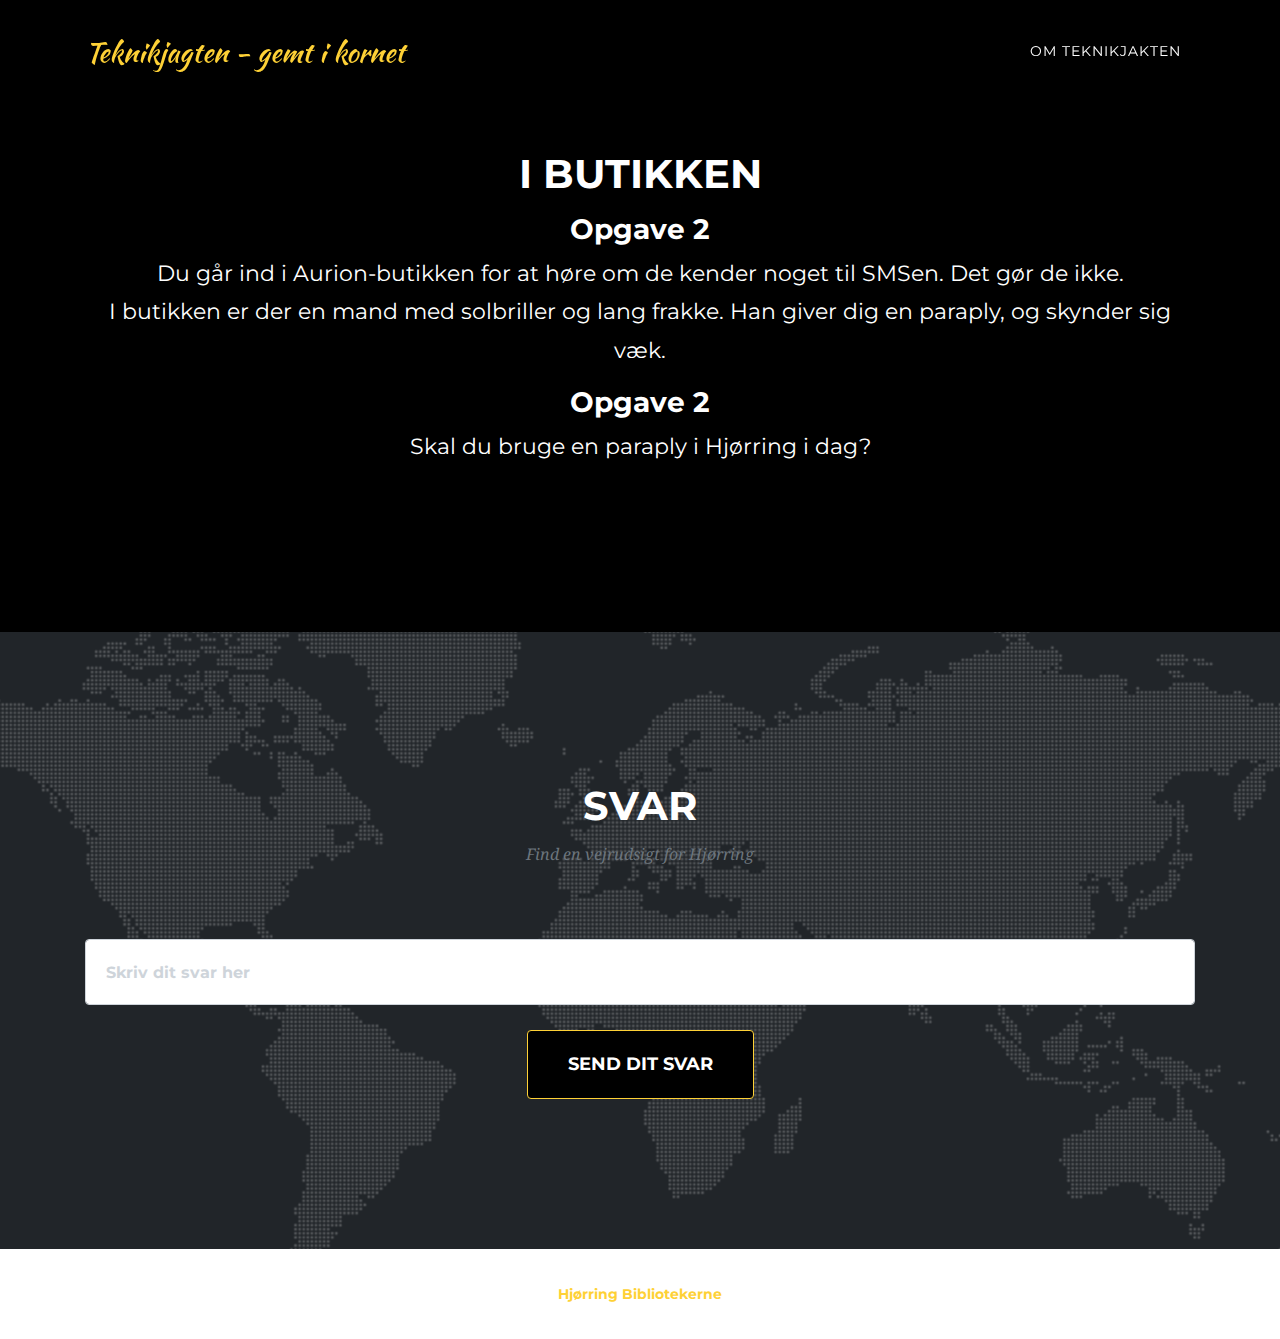
<file: 2.html>
<!--
SKAPA EN EGEN MALLSIDA FÖR UPPDRAG
==========================================================
Nu blir det lite repetition. Den sida hu hintills arbetet med 
introducerade jakten och hade därför lite speciellt innehåll.

Målet med den sida du arbetar med just nu är att skapa en
mall som du sedan kan kopiera till så många uppdrag du behöver.
Du behöver sedan ändra ett saker på varje sida.

1. Beskrivningen av uppdraget.
2. Uppgiftens nummer
3. Vad det rätta svaret är
4. Vilken sida som skall laddas om man svarar rätt.
-->

<!DOCTYPE html>
<html lang="sv">
  <head>
    <meta http-equiv="Content-Type" content="text/html; charset=UTF-8">
    <meta name="viewport" content="width=device-width, initial-scale=1, shrink-to-fit=no">
    <meta name="description" content="">
    <meta name="author" content="">

  <!--
  # Genom att ändra denna informationen nedan kan du ge jakten ett eget namn
  # EX: <title>Ett helt eget namn</title>
  # Informationen visas inte någonstans på webbsidan utan ändrar det namn som 
  # webbsidans flik/tabb har då du du surfar till sidan.
  # 
  -->
    <title>Hjørring Bibliotekerne - Teknikjagten</title>

  <!--Filer som berättar hur sidan skall se ut laddas in. Här behöver vi inte ändra något-->
  
    <link href="vendor/bootstrap/css/bootstrap.min.css" rel="stylesheet">
    <link href="vendor/fontawesome-free/css/all.min.css" rel="stylesheet" type="text/css">
    <link href="https://fonts.googleapis.com/css?family=Montserrat:400,700" rel="stylesheet" type="text/css">
    <link href='https://fonts.googleapis.com/css?family=Kaushan+Script' rel='stylesheet' type='text/css'>
    <link href='https://fonts.googleapis.com/css?family=Droid+Serif:400,700,400italic,700italic' rel='stylesheet' type='text/css'>
    <link href='https://fonts.googleapis.com/css?family=Roboto+Slab:400,100,300,700' rel='stylesheet' type='text/css'>
    <link href="css/agency.min.css" rel="stylesheet">
    <link href="css/style.css" rel="stylesheet">
  </head>


  <body id="page-top">
  <!-- Denna del av koden berättar vad menyn skall innehålla -->
    <nav class="navbar navbar-expand-lg navbar-dark fixed-top" id="mainNav">
      <div class="container">
        <a class="navbar-brand js-scroll-trigger" href="#page-top">
          Teknikjagten - gemt i kornet</a>

        <button class="navbar-toggler navbar-toggler-right" type="button" data-toggle="collapse" data-target="#navbarResponsive" aria-controls="navbarResponsive" aria-expanded="false" aria-label="Toggle navigation">
          Menu
          <i class="fas fa-bars"></i>
        </button>
        <div class="collapse navbar-collapse" id="navbarResponsive">
          <ul class="navbar-nav text-uppercase ml-auto">
            <li class="nav-item">
              <a class="nav-link js-scroll-trigger" href="./om.html">Om teknikjakten</a>
            </li> 

          </ul>
        </div>
      </div>
    </nav>

    <!--SLUT PÅ DELEN SOM BESKRIVER MENYN LÄNGST UPP-->

    <!-- DELEN SOM BESKRIVER FÖRSTA UPPDRAGET STARTAR -->
    <section id="services">
      <div class="container">
        <div class="row">
          <div class="col-lg-12 text-center">
            <!--Sidans största rubrik-->
            <h2 class="section-heading text-uppercase">I butikken</h2>

            <!--Bakgrunds information-->
            <h3>Opgave 2</h3>

            <!--Eventuellt återkoppling gällande det tidigare uppdraget-->
            <p> 
              Du går ind i Aurion-butikken for at høre om de kender noget til SMSen. Det gør de ikke.<br />
              I butikken er der en mand med solbriller og lang frakke. Han giver dig en paraply, og skynder sig væk.
              
            </p>

            <!--Uppgiftens nummer-->
            <h3>Opgave 2</h3>
            <!--Vilket är uppdraget?-->
            <p>
             Skal du bruge en paraply i Hjørring i dag?

            <!--Ibland kanske du vill lägga till en bild i beskrivningen.
            I så fall läger du in bilden i katalogen img.
            Du lägger sedan in följande kod för att berätta att en bild skall visas.
            Men ersätter bildensnamn med det namn din bild och det filformat din bild har.

            EX:
            <img src="./img/bildensnamn.filformat">
            T.ex: <img src="./img/coolbild.jpeg">
            -->
            </p>
          </div>
        </div>
      </div>
    </section>

 
<!-- DELEN DÄR MAN MATAR IN SITT SVAR STARTAR -->
    <section id="contact">
      <div class="container">
        <div class="row">
          <div class="col-lg-12 text-center">
            <h2 class="section-heading text-uppercase">Svar</h2>
            <h3 class="section-subheading text-muted">Find en vejrudsigt for Hjørring</h3>
          </div>
        </div>
        <div class="row">
          <div class="col-lg-12">

      <!--VILKEN SIDA SKALL LADDAS OM MAN SKRIVIT IN RÄTT SVAR
      Du behöver här berätta vilken sida som skall laddas om man löser uppdraget.
      Just nu är det sidan som heter 2.html som skall laddas.
      Om vi istället skulle arbeta med uppdrag 2 just så och ändra i filen 2.html skulle vi då alltså
      istället låta det stå 3.html eftersom det då är den sidan som borde laddas.
      Om detta är sista uppdraget i din jakt skriver du in klar.html

      Vi kan fortsätta på detta viset och lägga till nya sidor tills dess att vi skapat
      så många uppdrag vi vill.
      -->
            <form id="contactForm" name="sentMessage" novalidate="novalidate" 
            action="./3.html" 
            onsubmit="return validateForm()" autocomplete="off">
              <div class="row">
                <div class="col-md-12">
                  <div class="form-group">
                    <input class="form-control" id="answer" type="text" placeholder="Skriv dit svar her" required="required" data-validation-required-message="Rutan får inte vara tom">
                    <p class="help-block text-danger"></p>
                  </div>
                  
                <div class="col-lg-12 text-center">
                  <div id="success"></div>
                  <button id="sendMessageButton" class="btn btn-primary btn-xl text-uppercase" type="submit">Send dit svar</button>
                </div>
              </div>
            
          </div></form>
        </div>
      </div>
    </div></section>

    <!-- DENNA DEL BESKRIVER INFORMATIONEN SOM VISAS LÄNGST NER PÅ SIDAN -->
    <footer>
      <div class="container">
        <div class="row">
          <div class="col-md-12">
            <span class="copyright">
              <a href="http://www.hjbib.dk" style="font-weight: bold">
                  Hjørring Bibliotekerne
              </a>
            </span>
          </div>
          
        </div>
      </div>
    </footer>

    <!-- Filer som denna mall använder läses in -->
    <script src="vendor/jquery/jquery.min.js"></script>
    <script src="vendor/bootstrap/js/bootstrap.bundle.min.js"></script>
    <script src="vendor/jquery-easing/jquery.easing.min.js"></script>
    <script src="js/agency.min.js"></script>
    <script src="js/agency.min.js"></script>

    <!--I DENNA DEL BERÄTTAR DU VAD SOM ÄR RÄTT SVAR-->
    <script>
    function validateForm() {

      //Det använder skriver i rutan hämtas in och sparas i en variabel som heter answer.
      var answer = document.forms["contactForm"]["answer"].value.toLowerCase();
      
      /*Genom att ändra det som står mellan dessa tecken "" kan du välja vad som är rätt svar 
      Viktigt! Skriv svaret med små bokstäver.

      EX: if (answer == "mittsvar")

      Om man nu skriver in mittsvar i rutan kommer man vidare.
      
      Finns det fler än ett rätt svar? 

      Genom att lägga till följande tecken || (markera texten och kopiera 
      eller tryck alt-gr samtidigt som du trycker på tangenten till höger om shift)
      så kan du lägga till fler alternativ som är rätt.

      EX: Med två räta svar

       if (answer == "svar1" || answer == "svar2" )
      
      EX: Med tre rätta svar

      if (answer == "svar1" || answer == "svar2" || answer == "svar3" )

      */

      if (answer == "ja" || answer == "Ja" || answer == "JA" || answer == "nej" || answer == "Nej" || answer == "NEJ") {
          return true;
      }else{
        document.getElementById("answer").value ="";
        document.getElementById("answer").setAttribute("placeholder","Det er desværre forkert, prøv igen!");
        return false;
      }
    }
  </script>

  <!--GRATTIS Du har nu gjort uppdrag nummer två!
  Du har nu skapat en mall för en uppdragssida att utgå från.
  Vill du t.ex. skapa en teknikjakt med kan du kopiera 
  dokument och döpa kopian till 3.html. Du kan sedan upprepa samma tillvägagångssätt
  fler gånger och du vill skapa en jakt med fler uppdrag.

  3.html

  Du går sedan igenom dessa kopior på samma vis som detta dokument.


  Så avslutar du jakten.

  Du avslutar jakten genom att säga att man skall hamna på sidan
  klar.html om man skriver in rätt svar.

  EX: 
            action="./klar.html" 

  Du hittar fler instruktioner här ovan under delen som heter
  VILKEN SIDA SKALL LADDAS OM SKRIVIT IN RÄTT SVAR
  -->
</body>
</html>
</file>
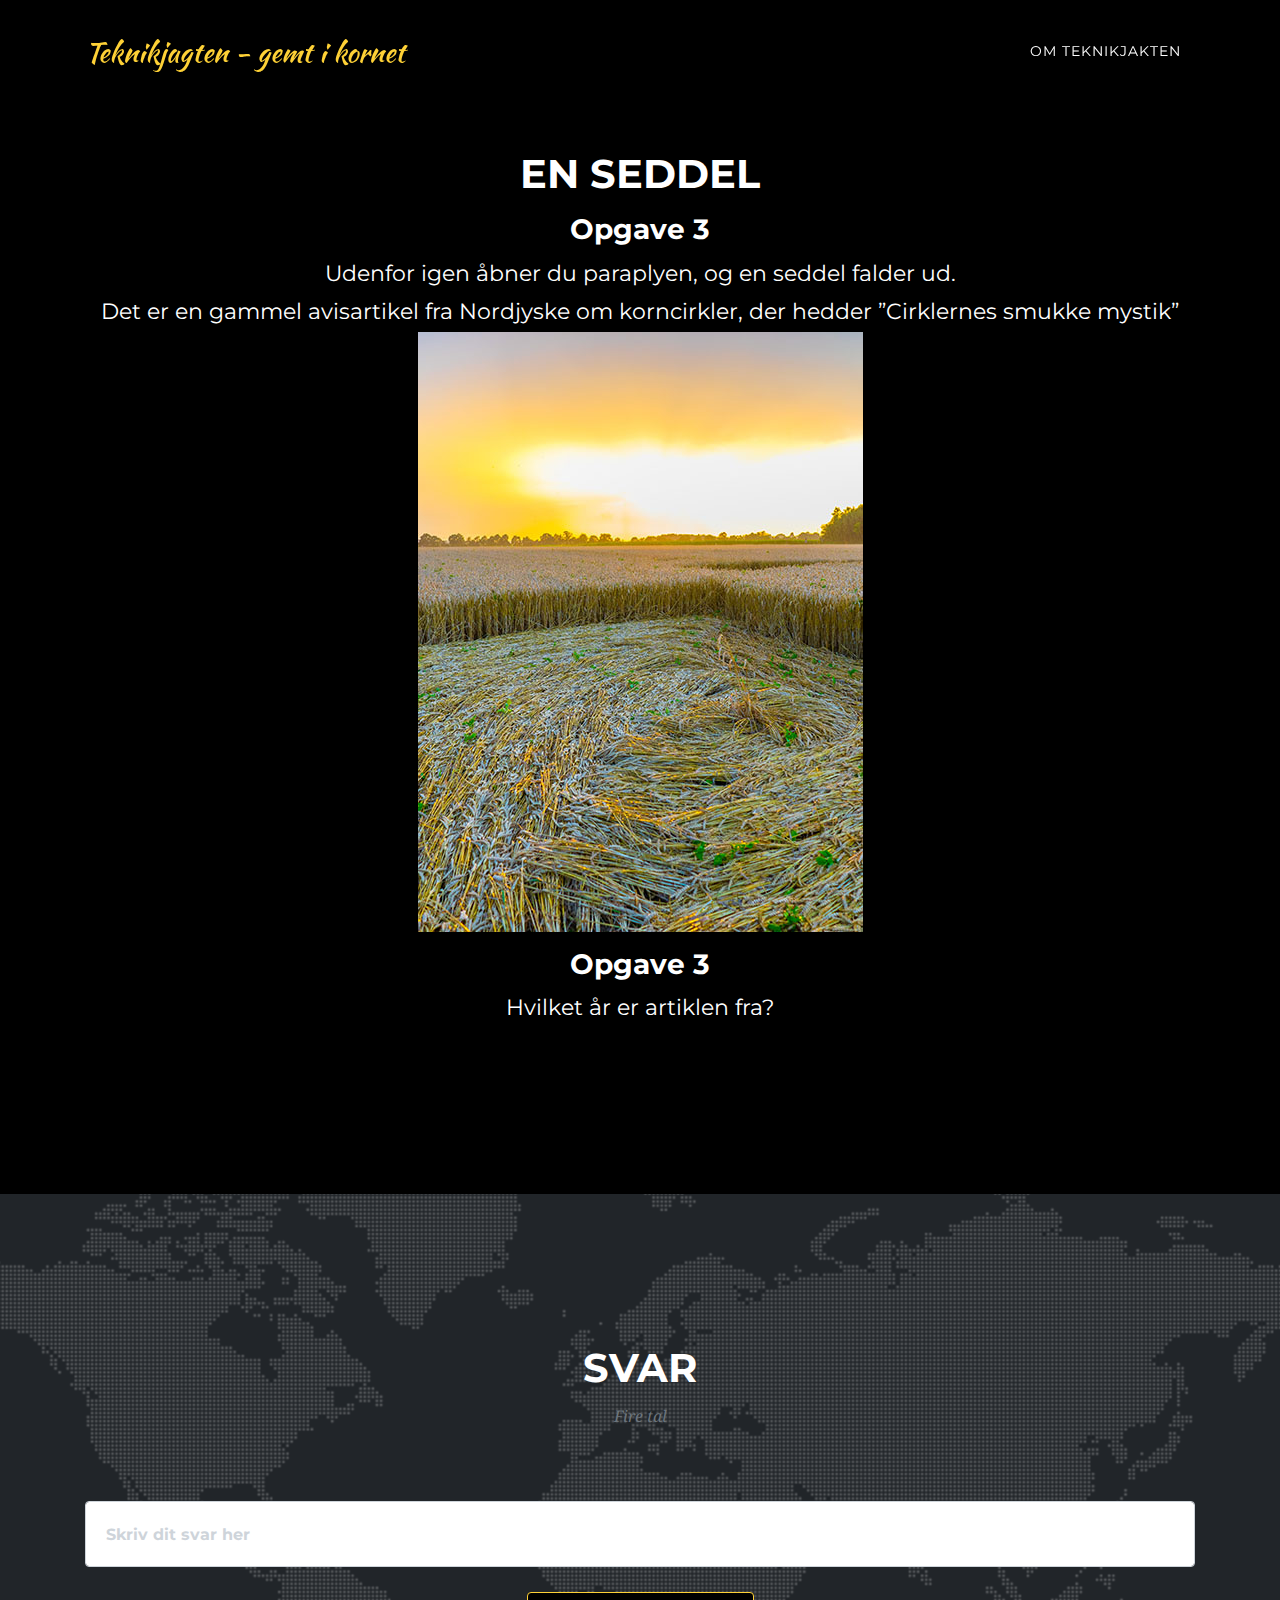
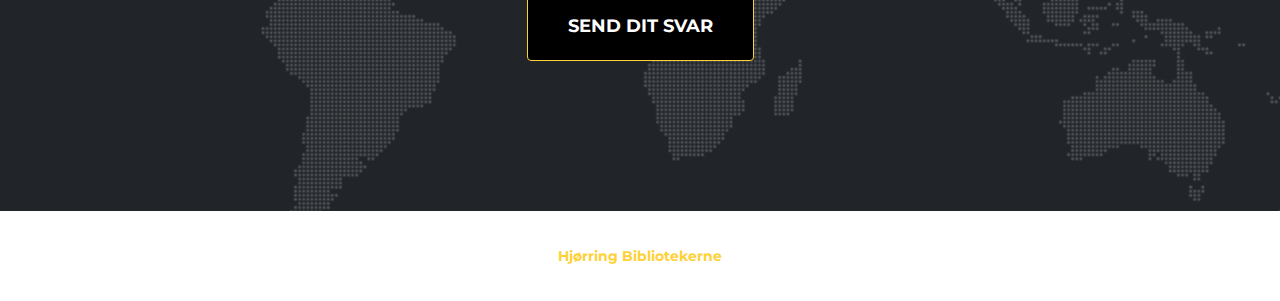
<file: 3.html>
<!--
SKAPA EN EGEN MALLSIDA FÖR UPPDRAG
==========================================================
Nu blir det lite repetition. Den sida hu hintills arbetet med 
introducerade jakten och hade därför lite speciellt innehåll.

Målet med den sida du arbetar med just nu är att skapa en
mall som du sedan kan kopiera till så många uppdrag du behöver.
Du behöver sedan ändra ett saker på varje sida.

1. Beskrivningen av uppdraget.
2. Uppgiftens nummer
3. Vad det rätta svaret är
4. Vilken sida som skall laddas om man svarar rätt.
-->

<!DOCTYPE html>
<html lang="sv">
  <head>
    <meta http-equiv="Content-Type" content="text/html; charset=UTF-8">
    <meta name="viewport" content="width=device-width, initial-scale=1, shrink-to-fit=no">
    <meta name="description" content="">
    <meta name="author" content="">

  <!--
  # Genom att ändra denna informationen nedan kan du ge jakten ett eget namn
  # EX: <title>Ett helt eget namn</title>
  # Informationen visas inte någonstans på webbsidan utan ändrar det namn som 
  # webbsidans flik/tabb har då du du surfar till sidan.
  # 
  -->
    <title>Hjørring Bibliotekerne - Teknikjagten</title>

  <!--Filer som berättar hur sidan skall se ut laddas in. Här behöver vi inte ändra något-->
  
    <link href="vendor/bootstrap/css/bootstrap.min.css" rel="stylesheet">
    <link href="vendor/fontawesome-free/css/all.min.css" rel="stylesheet" type="text/css">
    <link href="https://fonts.googleapis.com/css?family=Montserrat:400,700" rel="stylesheet" type="text/css">
    <link href='https://fonts.googleapis.com/css?family=Kaushan+Script' rel='stylesheet' type='text/css'>
    <link href='https://fonts.googleapis.com/css?family=Droid+Serif:400,700,400italic,700italic' rel='stylesheet' type='text/css'>
    <link href='https://fonts.googleapis.com/css?family=Roboto+Slab:400,100,300,700' rel='stylesheet' type='text/css'>
    <link href="css/agency.min.css" rel="stylesheet">
    <link href="css/style.css" rel="stylesheet">
  </head>


  <body id="page-top">
  <!-- Denna del av koden berättar vad menyn skall innehålla -->
    <nav class="navbar navbar-expand-lg navbar-dark fixed-top" id="mainNav">
      <div class="container">
        <a class="navbar-brand js-scroll-trigger" href="#page-top">
          Teknikjagten - gemt i kornet</a>

        <button class="navbar-toggler navbar-toggler-right" type="button" data-toggle="collapse" data-target="#navbarResponsive" aria-controls="navbarResponsive" aria-expanded="false" aria-label="Toggle navigation">
          Menu
          <i class="fas fa-bars"></i>
        </button>
        <div class="collapse navbar-collapse" id="navbarResponsive">
          <ul class="navbar-nav text-uppercase ml-auto">
            <li class="nav-item">
              <a class="nav-link js-scroll-trigger" href="./om.html">Om teknikjakten</a>
            </li> 

          </ul>
        </div>
      </div>
    </nav>

    <!--SLUT PÅ DELEN SOM BESKRIVER MENYN LÄNGST UPP-->

    <!-- DELEN SOM BESKRIVER FÖRSTA UPPDRAGET STARTAR -->
    <section id="services">
      <div class="container">
        <div class="row">
          <div class="col-lg-12 text-center">
            <!--Sidans största rubrik-->
            <h2 class="section-heading text-uppercase">En seddel</h2>

            <!--Bakgrunds information-->
            <h3>Opgave 3</h3>

            <!--Eventuellt återkoppling gällande det tidigare uppdraget-->
            <p> 
              Udenfor igen åbner du paraplyen, og en seddel falder ud.<br />
              Det er en gammel avisartikel fra Nordjyske om korncirkler, der hedder ”Cirklernes smukke mystik”<br />
              <img src="./img/mark.jpg">                          
            </p>

            <!--Uppgiftens nummer-->
            <h3>Opgave 3</h3>
            <!--Vilket är uppdraget?-->
            <p>
              Hvilket år er artiklen fra?

            <!--Ibland kanske du vill lägga till en bild i beskrivningen.
            I så fall läger du in bilden i katalogen img.
            Du lägger sedan in följande kod för att berätta att en bild skall visas.
            Men ersätter bildensnamn med det namn din bild och det filformat din bild har.

            EX:
            <img src="./img/bildensnamn.filformat">
            T.ex: <img src="./img/coolbild.jpeg">
            -->
            </p>
          </div>
        </div>
      </div>
    </section>

 
<!-- DELEN DÄR MAN MATAR IN SITT SVAR STARTAR -->
    <section id="contact">
      <div class="container">
        <div class="row">
          <div class="col-lg-12 text-center">
            <h2 class="section-heading text-uppercase">Svar</h2>
            <h3 class="section-subheading text-muted">Fire tal</h3>
          </div>
        </div>
        <div class="row">
          <div class="col-lg-12">

      <!--VILKEN SIDA SKALL LADDAS OM MAN SKRIVIT IN RÄTT SVAR
      Du behöver här berätta vilken sida som skall laddas om man löser uppdraget.
      Just nu är det sidan som heter 2.html som skall laddas.
      Om vi istället skulle arbeta med uppdrag 2 just så och ändra i filen 2.html skulle vi då alltså
      istället låta det stå 3.html eftersom det då är den sidan som borde laddas.
      Om detta är sista uppdraget i din jakt skriver du in klar.html

      Vi kan fortsätta på detta viset och lägga till nya sidor tills dess att vi skapat
      så många uppdrag vi vill.
      -->
            <form id="contactForm" name="sentMessage" novalidate="novalidate" 
            action="./4.html" 
            onsubmit="return validateForm()" autocomplete="off">
              <div class="row">
                <div class="col-md-12">
                  <div class="form-group">
                    <input class="form-control" id="answer" type="text" placeholder="Skriv dit svar her" required="required" data-validation-required-message="Rutan får inte vara tom">
                    <p class="help-block text-danger"></p>
                  </div>
                  
                <div class="col-lg-12 text-center">
                  <div id="success"></div>
                  <button id="sendMessageButton" class="btn btn-primary btn-xl text-uppercase" type="submit">Send dit svar</button>
                </div>
              </div>
            
          </div></form>
        </div>
      </div>
    </div></section>

    <!-- DENNA DEL BESKRIVER INFORMATIONEN SOM VISAS LÄNGST NER PÅ SIDAN -->
    <footer>
      <div class="container">
        <div class="row">
          <div class="col-md-12">
            <span class="copyright">
              <a href="http://www.hjbib.dk" style="font-weight: bold">
                  Hjørring Bibliotekerne
              </a>
            </span>
          </div>
          
        </div>
      </div>
    </footer>

    <!-- Filer som denna mall använder läses in -->
    <script src="vendor/jquery/jquery.min.js"></script>
    <script src="vendor/bootstrap/js/bootstrap.bundle.min.js"></script>
    <script src="vendor/jquery-easing/jquery.easing.min.js"></script>
    <script src="js/agency.min.js"></script>
    <script src="js/agency.min.js"></script>

    <!--I DENNA DEL BERÄTTAR DU VAD SOM ÄR RÄTT SVAR-->
    <script>
    function validateForm() {

      //Det använder skriver i rutan hämtas in och sparas i en variabel som heter answer.
      var answer = document.forms["contactForm"]["answer"].value.toLowerCase();
      
      /*Genom att ändra det som står mellan dessa tecken "" kan du välja vad som är rätt svar 
      Viktigt! Skriv svaret med små bokstäver.

      EX: if (answer == "mittsvar")

      Om man nu skriver in mittsvar i rutan kommer man vidare.
      
      Finns det fler än ett rätt svar? 

      Genom att lägga till följande tecken || (markera texten och kopiera 
      eller tryck alt-gr samtidigt som du trycker på tangenten till höger om shift)
      så kan du lägga till fler alternativ som är rätt.

      EX: Med två räta svar

       if (answer == "svar1" || answer == "svar2" )
      
      EX: Med tre rätta svar

      if (answer == "svar1" || answer == "svar2" || answer == "svar3" )

      */

      if (answer == "2002" || answer == "2002") {
          return true;
      }else{
        document.getElementById("answer").value ="";
        document.getElementById("answer").setAttribute("placeholder","Det er desværre forkert, prøv igen!");
        return false;
      }
    }
  </script>

  <!--GRATTIS Du har nu gjort uppdrag nummer två!
  Du har nu skapat en mall för en uppdragssida att utgå från.
  Vill du t.ex. skapa en teknikjakt med kan du kopiera 
  dokument och döpa kopian till 3.html. Du kan sedan upprepa samma tillvägagångssätt
  fler gånger och du vill skapa en jakt med fler uppdrag.

  3.html

  Du går sedan igenom dessa kopior på samma vis som detta dokument.


  Så avslutar du jakten.

  Du avslutar jakten genom att säga att man skall hamna på sidan
  klar.html om man skriver in rätt svar.

  EX: 
            action="./klar.html" 

  Du hittar fler instruktioner här ovan under delen som heter
  VILKEN SIDA SKALL LADDAS OM SKRIVIT IN RÄTT SVAR
  -->
</body>
</html>
</file>
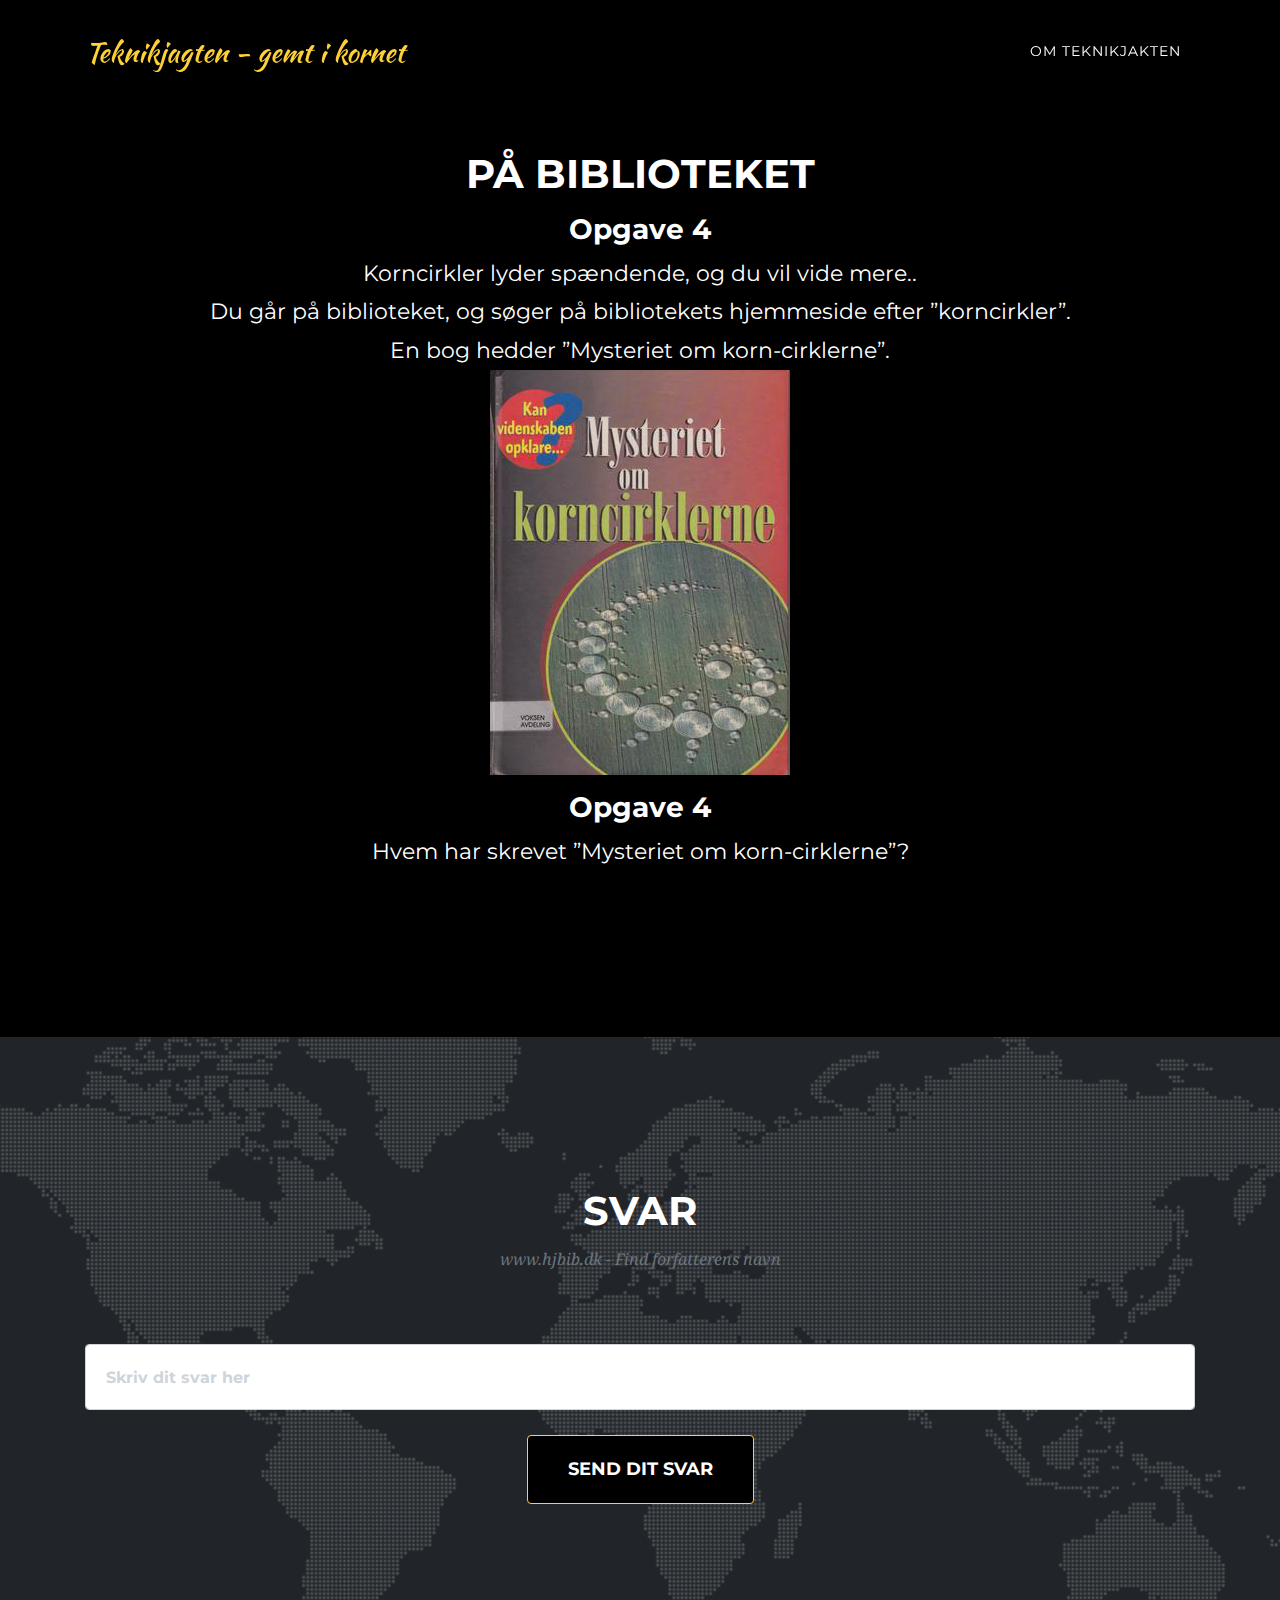
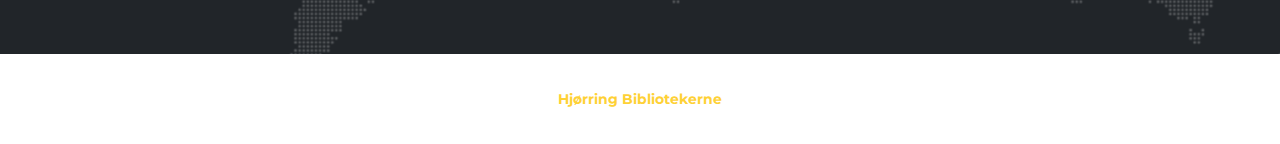
<file: 4.html>
<!--
SKAPA EN EGEN MALLSIDA FÖR UPPDRAG
==========================================================
Nu blir det lite repetition. Den sida hu hintills arbetet med 
introducerade jakten och hade därför lite speciellt innehåll.

Målet med den sida du arbetar med just nu är att skapa en
mall som du sedan kan kopiera till så många uppdrag du behöver.
Du behöver sedan ändra ett saker på varje sida.

1. Beskrivningen av uppdraget.
2. Uppgiftens nummer
3. Vad det rätta svaret är
4. Vilken sida som skall laddas om man svarar rätt.
-->

<!DOCTYPE html>
<html lang="sv">
  <head>
    <meta http-equiv="Content-Type" content="text/html; charset=UTF-8">
    <meta name="viewport" content="width=device-width, initial-scale=1, shrink-to-fit=no">
    <meta name="description" content="">
    <meta name="author" content="">

  <!--
  # Genom att ändra denna informationen nedan kan du ge jakten ett eget namn
  # EX: <title>Ett helt eget namn</title>
  # Informationen visas inte någonstans på webbsidan utan ändrar det namn som 
  # webbsidans flik/tabb har då du du surfar till sidan.
  # 
  -->
    <title>Hjørring Bibliotekerne - Teknikjagten</title>

  <!--Filer som berättar hur sidan skall se ut laddas in. Här behöver vi inte ändra något-->
  
    <link href="vendor/bootstrap/css/bootstrap.min.css" rel="stylesheet">
    <link href="vendor/fontawesome-free/css/all.min.css" rel="stylesheet" type="text/css">
    <link href="https://fonts.googleapis.com/css?family=Montserrat:400,700" rel="stylesheet" type="text/css">
    <link href='https://fonts.googleapis.com/css?family=Kaushan+Script' rel='stylesheet' type='text/css'>
    <link href='https://fonts.googleapis.com/css?family=Droid+Serif:400,700,400italic,700italic' rel='stylesheet' type='text/css'>
    <link href='https://fonts.googleapis.com/css?family=Roboto+Slab:400,100,300,700' rel='stylesheet' type='text/css'>
    <link href="css/agency.min.css" rel="stylesheet">
    <link href="css/style.css" rel="stylesheet">
  </head>


  <body id="page-top">
  <!-- Denna del av koden berättar vad menyn skall innehålla -->
    <nav class="navbar navbar-expand-lg navbar-dark fixed-top" id="mainNav">
      <div class="container">
        <a class="navbar-brand js-scroll-trigger" href="#page-top">
          Teknikjagten - gemt i kornet</a>

        <button class="navbar-toggler navbar-toggler-right" type="button" data-toggle="collapse" data-target="#navbarResponsive" aria-controls="navbarResponsive" aria-expanded="false" aria-label="Toggle navigation">
          Menu
          <i class="fas fa-bars"></i>
        </button>
        <div class="collapse navbar-collapse" id="navbarResponsive">
          <ul class="navbar-nav text-uppercase ml-auto">
            <li class="nav-item">
              <a class="nav-link js-scroll-trigger" href="./om.html">Om teknikjakten</a>
            </li> 

          </ul>
        </div>
      </div>
    </nav>

    <!--SLUT PÅ DELEN SOM BESKRIVER MENYN LÄNGST UPP-->

    <!-- DELEN SOM BESKRIVER FÖRSTA UPPDRAGET STARTAR -->
    <section id="services">
      <div class="container">
        <div class="row">
          <div class="col-lg-12 text-center">
            <!--Sidans största rubrik-->
            <h2 class="section-heading text-uppercase">På biblioteket</h2>

            <!--Bakgrunds information-->
            <h3>Opgave 4</h3>

            <!--Eventuellt återkoppling gällande det tidigare uppdraget-->
            <p> 
              Korncirkler lyder spændende, og du vil vide mere..<br />
              Du går på biblioteket, og søger på bibliotekets hjemmeside efter ”korncirkler”.<br />
              En bog hedder ”Mysteriet om korn-cirklerne”.<br />
              <img src="./img/bog.jpg"> 
              </p>

            <!--Uppgiftens nummer-->
            <h3>Opgave 4</h3>
            <!--Vilket är uppdraget?-->
            <p>
              Hvem har skrevet ”Mysteriet om korn-cirklerne”?

            <!--Ibland kanske du vill lägga till en bild i beskrivningen.
            I så fall läger du in bilden i katalogen img.
            Du lägger sedan in följande kod för att berätta att en bild skall visas.
            Men ersätter bildensnamn med det namn din bild och det filformat din bild har.

            EX:
            <img src="./img/bildensnamn.filformat">
            T.ex: <img src="./img/coolbild.jpeg">
            -->
            </p>
          </div>
        </div>
      </div>
    </section>

 
<!-- DELEN DÄR MAN MATAR IN SITT SVAR STARTAR -->
    <section id="contact">
      <div class="container">
        <div class="row">
          <div class="col-lg-12 text-center">
            <h2 class="section-heading text-uppercase">Svar</h2>
            <h3 class="section-subheading text-muted">www.hjbib.dk - Find forfatterens navn</h3>
          </div>
        </div>
        <div class="row">
          <div class="col-lg-12">

      <!--VILKEN SIDA SKALL LADDAS OM MAN SKRIVIT IN RÄTT SVAR
      Du behöver här berätta vilken sida som skall laddas om man löser uppdraget.
      Just nu är det sidan som heter 2.html som skall laddas.
      Om vi istället skulle arbeta med uppdrag 2 just så och ändra i filen 2.html skulle vi då alltså
      istället låta det stå 3.html eftersom det då är den sidan som borde laddas.
      Om detta är sista uppdraget i din jakt skriver du in klar.html

      Vi kan fortsätta på detta viset och lägga till nya sidor tills dess att vi skapat
      så många uppdrag vi vill.
      -->
            <form id="contactForm" name="sentMessage" novalidate="novalidate" 
            action="./5.html" 
            onsubmit="return validateForm()" autocomplete="off">
              <div class="row">
                <div class="col-md-12">
                  <div class="form-group">
                    <input class="form-control" id="answer" type="text" placeholder="Skriv dit svar her" required="required" data-validation-required-message="Rutan får inte vara tom">
                    <p class="help-block text-danger"></p>
                  </div>
                  
                <div class="col-lg-12 text-center">
                  <div id="success"></div>
                  <button id="sendMessageButton" class="btn btn-primary btn-xl text-uppercase" type="submit">Send dit svar</button>
                </div>
              </div>
            
          </div></form>
        </div>
      </div>
    </div></section>

    <!-- DENNA DEL BESKRIVER INFORMATIONEN SOM VISAS LÄNGST NER PÅ SIDAN -->
    <footer>
      <div class="container">
        <div class="row">
          <div class="col-md-12">
            <span class="copyright">
              <a href="http://www.hjbib.dk" style="font-weight: bold">
                  Hjørring Bibliotekerne
              </a>
            </span>
          </div>
          
        </div>
      </div>
    </footer>

    <!-- Filer som denna mall använder läses in -->
    <script src="vendor/jquery/jquery.min.js"></script>
    <script src="vendor/bootstrap/js/bootstrap.bundle.min.js"></script>
    <script src="vendor/jquery-easing/jquery.easing.min.js"></script>
    <script src="js/agency.min.js"></script>
    <script src="js/agency.min.js"></script>

    <!--I DENNA DEL BERÄTTAR DU VAD SOM ÄR RÄTT SVAR-->
    <script>
    function validateForm() {

      //Det använder skriver i rutan hämtas in och sparas i en variabel som heter answer.
      var answer = document.forms["contactForm"]["answer"].value.toLowerCase();
      
      /*Genom att ändra det som står mellan dessa tecken "" kan du välja vad som är rätt svar 
      Viktigt! Skriv svaret med små bokstäver.

      EX: if (answer == "mittsvar")

      Om man nu skriver in mittsvar i rutan kommer man vidare.
      
      Finns det fler än ett rätt svar? 

      Genom att lägga till följande tecken || (markera texten och kopiera 
      eller tryck alt-gr samtidigt som du trycker på tangenten till höger om shift)
      så kan du lägga till fler alternativ som är rätt.

      EX: Med två räta svar

       if (answer == "svar1" || answer == "svar2" )
      
      EX: Med tre rätta svar

      if (answer == "svar1" || answer == "svar2" || answer == "svar3" )

      */

      if (answer == "Oxlade" || answer == "oxlade" || answer == "Chris Oxlade" || answer == "chris oxlade") {
          return true;
      }else{
        document.getElementById("answer").value ="";
        document.getElementById("answer").setAttribute("placeholder","Det er desværre forkert, prøv igen!");
        return false;
      }
    }
  </script>

  <!--GRATTIS Du har nu gjort uppdrag nummer två!
  Du har nu skapat en mall för en uppdragssida att utgå från.
  Vill du t.ex. skapa en teknikjakt med kan du kopiera 
  dokument och döpa kopian till 3.html. Du kan sedan upprepa samma tillvägagångssätt
  fler gånger och du vill skapa en jakt med fler uppdrag.

  3.html

  Du går sedan igenom dessa kopior på samma vis som detta dokument.


  Så avslutar du jakten.

  Du avslutar jakten genom att säga att man skall hamna på sidan
  klar.html om man skriver in rätt svar.

  EX: 
            action="./klar.html" 

  Du hittar fler instruktioner här ovan under delen som heter
  VILKEN SIDA SKALL LADDAS OM SKRIVIT IN RÄTT SVAR
  -->
</body>
</html>
</file>
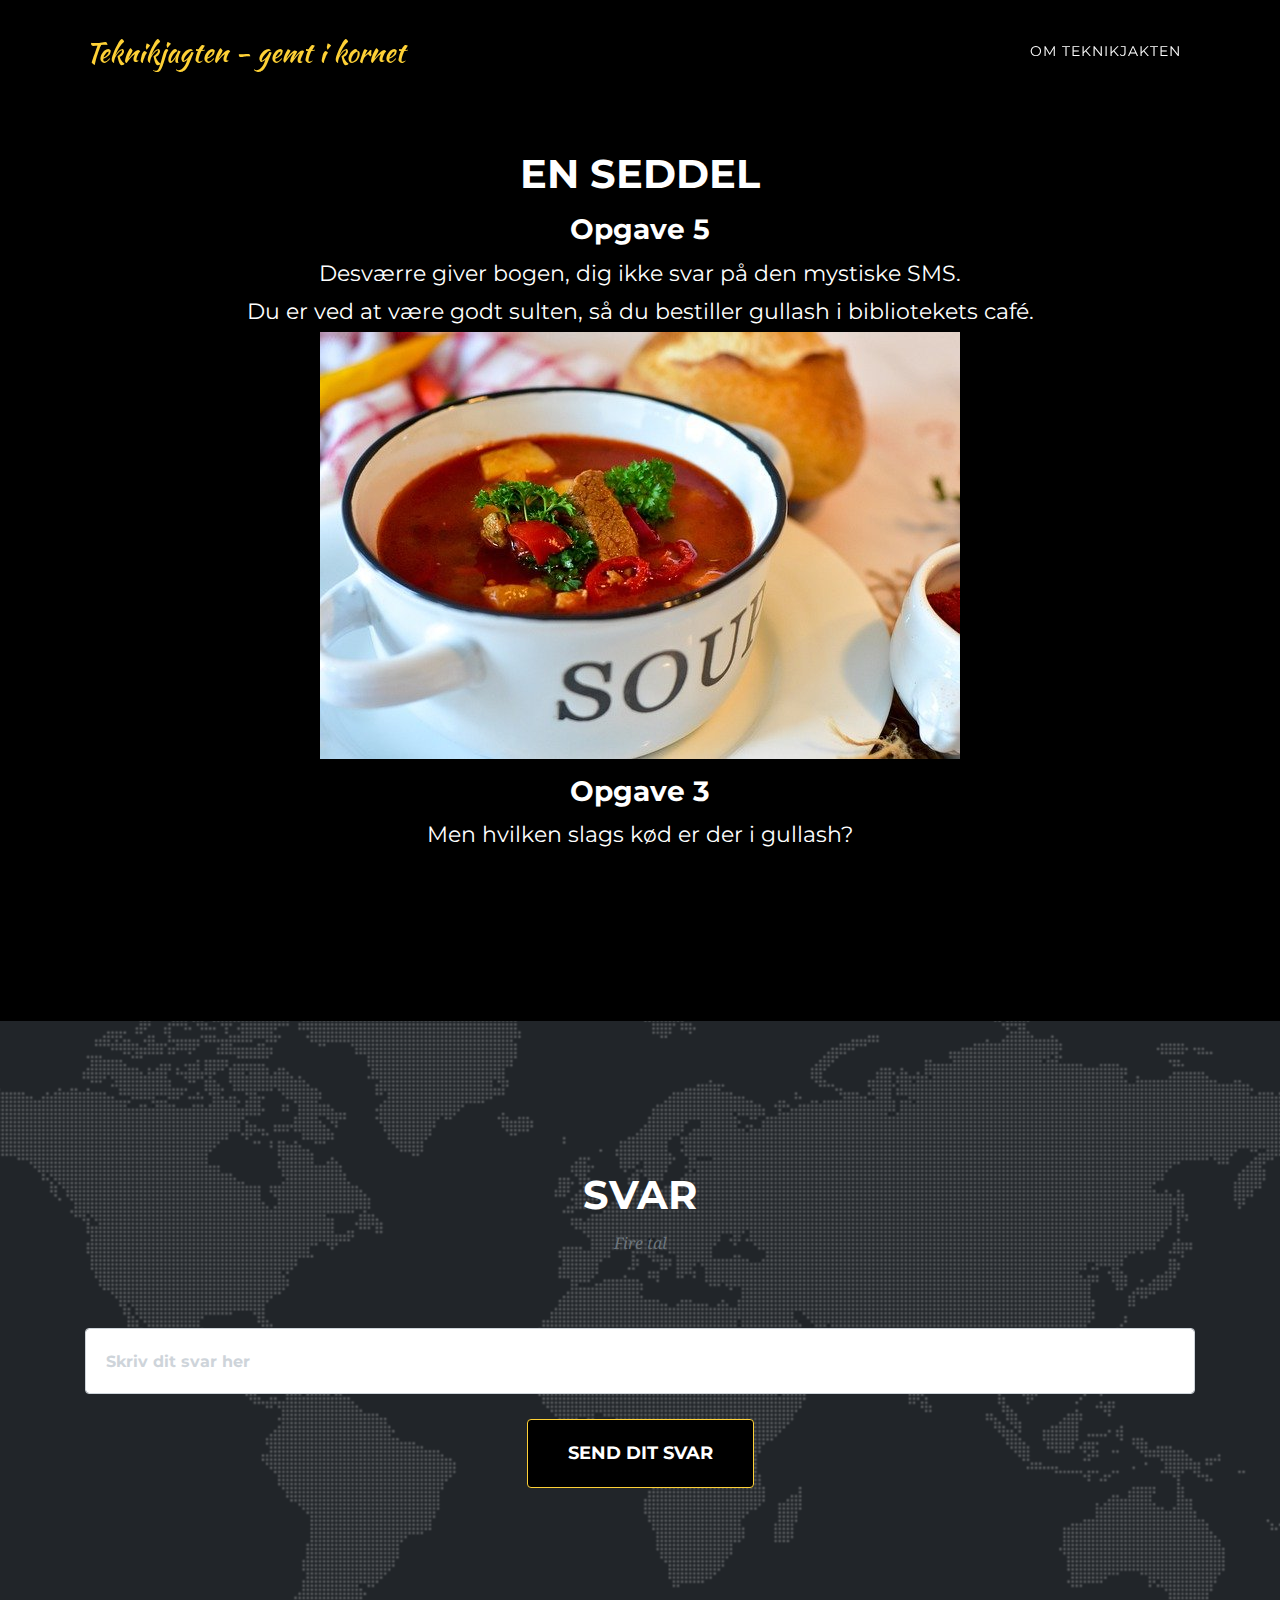
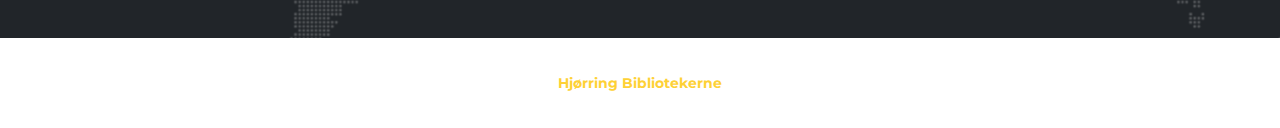
<file: 5.html>
<!--
SKAPA EN EGEN MALLSIDA FÖR UPPDRAG
==========================================================
Nu blir det lite repetition. Den sida hu hintills arbetet med 
introducerade jakten och hade därför lite speciellt innehåll.

Målet med den sida du arbetar med just nu är att skapa en
mall som du sedan kan kopiera till så många uppdrag du behöver.
Du behöver sedan ändra ett saker på varje sida.

1. Beskrivningen av uppdraget.
2. Uppgiftens nummer
3. Vad det rätta svaret är
4. Vilken sida som skall laddas om man svarar rätt.
-->

<!DOCTYPE html>
<html lang="sv">
  <head>
    <meta http-equiv="Content-Type" content="text/html; charset=UTF-8">
    <meta name="viewport" content="width=device-width, initial-scale=1, shrink-to-fit=no">
    <meta name="description" content="">
    <meta name="author" content="">

  <!--
  # Genom att ändra denna informationen nedan kan du ge jakten ett eget namn
  # EX: <title>Ett helt eget namn</title>
  # Informationen visas inte någonstans på webbsidan utan ändrar det namn som 
  # webbsidans flik/tabb har då du du surfar till sidan.
  # 
  -->
    <title>Hjørring Bibliotekerne - Teknikjagten</title>

  <!--Filer som berättar hur sidan skall se ut laddas in. Här behöver vi inte ändra något-->
  
    <link href="vendor/bootstrap/css/bootstrap.min.css" rel="stylesheet">
    <link href="vendor/fontawesome-free/css/all.min.css" rel="stylesheet" type="text/css">
    <link href="https://fonts.googleapis.com/css?family=Montserrat:400,700" rel="stylesheet" type="text/css">
    <link href='https://fonts.googleapis.com/css?family=Kaushan+Script' rel='stylesheet' type='text/css'>
    <link href='https://fonts.googleapis.com/css?family=Droid+Serif:400,700,400italic,700italic' rel='stylesheet' type='text/css'>
    <link href='https://fonts.googleapis.com/css?family=Roboto+Slab:400,100,300,700' rel='stylesheet' type='text/css'>
    <link href="css/agency.min.css" rel="stylesheet">
    <link href="css/style.css" rel="stylesheet">
  </head>


  <body id="page-top">
  <!-- Denna del av koden berättar vad menyn skall innehålla -->
    <nav class="navbar navbar-expand-lg navbar-dark fixed-top" id="mainNav">
      <div class="container">
        <a class="navbar-brand js-scroll-trigger" href="#page-top">
          Teknikjagten - gemt i kornet</a>

        <button class="navbar-toggler navbar-toggler-right" type="button" data-toggle="collapse" data-target="#navbarResponsive" aria-controls="navbarResponsive" aria-expanded="false" aria-label="Toggle navigation">
          Menu
          <i class="fas fa-bars"></i>
        </button>
        <div class="collapse navbar-collapse" id="navbarResponsive">
          <ul class="navbar-nav text-uppercase ml-auto">
            <li class="nav-item">
              <a class="nav-link js-scroll-trigger" href="./om.html">Om teknikjakten</a>
            </li> 

          </ul>
        </div>
      </div>
    </nav>

    <!--SLUT PÅ DELEN SOM BESKRIVER MENYN LÄNGST UPP-->

    <!-- DELEN SOM BESKRIVER FÖRSTA UPPDRAGET STARTAR -->
    <section id="services">
      <div class="container">
        <div class="row">
          <div class="col-lg-12 text-center">
            <!--Sidans största rubrik-->
            <h2 class="section-heading text-uppercase">En seddel</h2>

            <!--Bakgrunds information-->
            <h3>Opgave 5</h3>

            <!--Eventuellt återkoppling gällande det tidigare uppdraget-->
            <p> 
              Desværre giver bogen, dig ikke svar på den mystiske SMS.<br />
              Du er ved at være godt sulten, så du bestiller gullash i bibliotekets café.
              <img src="./img/gullash.jpg"> 
              </p>
              
                          
            </p>

            <!--Uppgiftens nummer-->
            <h3>Opgave 3</h3>
            <!--Vilket är uppdraget?-->
            <p>
              Men hvilken slags kød er der i gullash?

            <!--Ibland kanske du vill lägga till en bild i beskrivningen.
            I så fall läger du in bilden i katalogen img.
            Du lägger sedan in följande kod för att berätta att en bild skall visas.
            Men ersätter bildensnamn med det namn din bild och det filformat din bild har.

            EX:
            <img src="./img/bildensnamn.filformat">
            T.ex: <img src="./img/coolbild.jpeg">
            -->
            </p>
          </div>
        </div>
      </div>
    </section>

 
<!-- DELEN DÄR MAN MATAR IN SITT SVAR STARTAR -->
    <section id="contact">
      <div class="container">
        <div class="row">
          <div class="col-lg-12 text-center">
            <h2 class="section-heading text-uppercase">Svar</h2>
            <h3 class="section-subheading text-muted">Fire tal</h3>
          </div>
        </div>
        <div class="row">
          <div class="col-lg-12">

      <!--VILKEN SIDA SKALL LADDAS OM MAN SKRIVIT IN RÄTT SVAR
      Du behöver här berätta vilken sida som skall laddas om man löser uppdraget.
      Just nu är det sidan som heter 2.html som skall laddas.
      Om vi istället skulle arbeta med uppdrag 2 just så och ändra i filen 2.html skulle vi då alltså
      istället låta det stå 3.html eftersom det då är den sidan som borde laddas.
      Om detta är sista uppdraget i din jakt skriver du in klar.html

      Vi kan fortsätta på detta viset och lägga till nya sidor tills dess att vi skapat
      så många uppdrag vi vill.
      -->
            <form id="contactForm" name="sentMessage" novalidate="novalidate" 
            action="./6.html" 
            onsubmit="return validateForm()" autocomplete="off">
              <div class="row">
                <div class="col-md-12">
                  <div class="form-group">
                    <input class="form-control" id="answer" type="text" placeholder="Skriv dit svar her" required="required" data-validation-required-message="Rutan får inte vara tom">
                    <p class="help-block text-danger"></p>
                  </div>
                  
                <div class="col-lg-12 text-center">
                  <div id="success"></div>
                  <button id="sendMessageButton" class="btn btn-primary btn-xl text-uppercase" type="submit">Send dit svar</button>
                </div>
              </div>
            
          </div></form>
        </div>
      </div>
    </div></section>

    <!-- DENNA DEL BESKRIVER INFORMATIONEN SOM VISAS LÄNGST NER PÅ SIDAN -->
    <footer>
      <div class="container">
        <div class="row">
          <div class="col-md-12">
            <span class="copyright">
              <a href="http://www.hjbib.dk" style="font-weight: bold">
                  Hjørring Bibliotekerne
              </a>
            </span>
          </div>
          
        </div>
      </div>
    </footer>

    <!-- Filer som denna mall använder läses in -->
    <script src="vendor/jquery/jquery.min.js"></script>
    <script src="vendor/bootstrap/js/bootstrap.bundle.min.js"></script>
    <script src="vendor/jquery-easing/jquery.easing.min.js"></script>
    <script src="js/agency.min.js"></script>
    <script src="js/agency.min.js"></script>

    <!--I DENNA DEL BERÄTTAR DU VAD SOM ÄR RÄTT SVAR-->
    <script>
    function validateForm() {

      //Det använder skriver i rutan hämtas in och sparas i en variabel som heter answer.
      var answer = document.forms["contactForm"]["answer"].value.toLowerCase();
      
      /*Genom att ändra det som står mellan dessa tecken "" kan du välja vad som är rätt svar 
      Viktigt! Skriv svaret med små bokstäver.

      EX: if (answer == "mittsvar")

      Om man nu skriver in mittsvar i rutan kommer man vidare.
      
      Finns det fler än ett rätt svar? 

      Genom att lägga till följande tecken || (markera texten och kopiera 
      eller tryck alt-gr samtidigt som du trycker på tangenten till höger om shift)
      så kan du lägga till fler alternativ som är rätt.

      EX: Med två räta svar

       if (answer == "svar1" || answer == "svar2" )
      
      EX: Med tre rätta svar

      if (answer == "svar1" || answer == "svar2" || answer == "svar3" )

      */

      if (answer == "okse" || answer == "Okse" || answer == "Oksekød" || answer == "oksekød") {
          return true;
      }else{
        document.getElementById("answer").value ="";
        document.getElementById("answer").setAttribute("placeholder","Det er desværre forkert, prøv igen!");
        return false;
      }
    }
  </script>

  <!--GRATTIS Du har nu gjort uppdrag nummer två!
  Du har nu skapat en mall för en uppdragssida att utgå från.
  Vill du t.ex. skapa en teknikjakt med kan du kopiera 
  dokument och döpa kopian till 3.html. Du kan sedan upprepa samma tillvägagångssätt
  fler gånger och du vill skapa en jakt med fler uppdrag.

  3.html

  Du går sedan igenom dessa kopior på samma vis som detta dokument.


  Så avslutar du jakten.

  Du avslutar jakten genom att säga att man skall hamna på sidan
  klar.html om man skriver in rätt svar.

  EX: 
            action="./klar.html" 

  Du hittar fler instruktioner här ovan under delen som heter
  VILKEN SIDA SKALL LADDAS OM SKRIVIT IN RÄTT SVAR
  -->
</body>
</html>
</file>
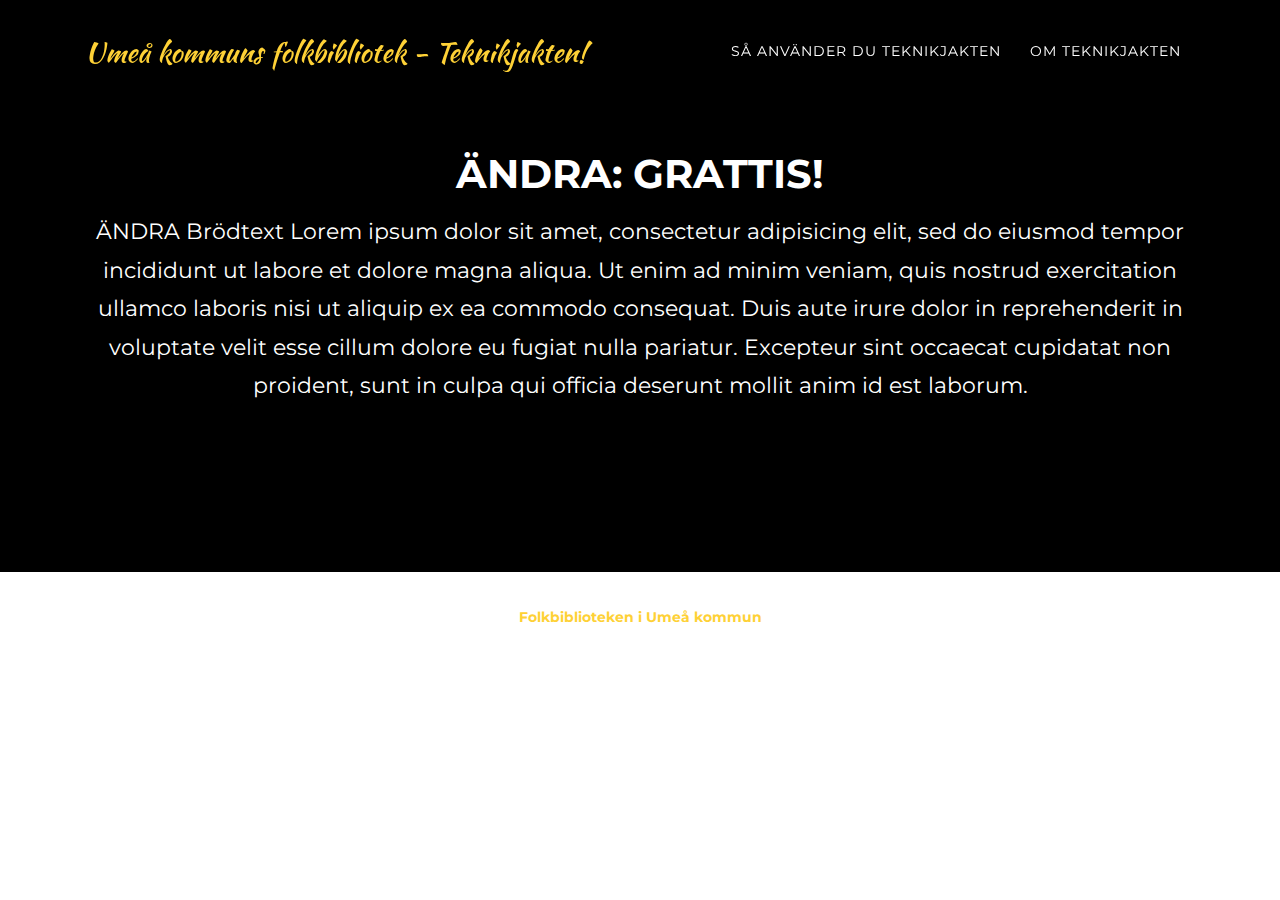
<file: klar.html>
﻿<!DOCTYPE html>
<!--
AVSLUTA DIN TEKNIKJAKT
==========================================================
Nu blir det också repetition. Vissa delar behöver du fylla i igen.
Du kommer sedan att få skriva in den text som visas då deltagaren klarat jakten.
-->
<html lang="sv">
  <head>
    <meta charset="utf-8">
    <meta name="viewport" content="width=device-width, initial-scale=1, shrink-to-fit=no">
    <meta name="description" content="">
    <meta name="author" content="">

    <!--
    # Genom att ändra denna informationen nedan kan du ge jakten ett eget namn
    # EX: <title>Ett helt eget namn</title>
    # Informationen visas inte någonstans på webbsidan utan ändrar det namn som 
    # webbsidans flik/tabb har då du du surfar till sidan.
    # 
    -->
    <title>ÄNDRA:DIN EGEN TEKNIKJAKT</title>

  <!--Filer som berättar hur sidan skall se ut laddas in. Här behöver vi inte ändra något-->
  
    <link href="vendor/bootstrap/css/bootstrap.min.css" rel="stylesheet">
    <link href="vendor/fontawesome-free/css/all.min.css" rel="stylesheet" type="text/css">
    <link href="https://fonts.googleapis.com/css?family=Montserrat:400,700" rel="stylesheet" type="text/css">
    <link href='https://fonts.googleapis.com/css?family=Kaushan+Script' rel='stylesheet' type='text/css'>
    <link href='https://fonts.googleapis.com/css?family=Droid+Serif:400,700,400italic,700italic' rel='stylesheet' type='text/css'>
    <link href='https://fonts.googleapis.com/css?family=Roboto+Slab:400,100,300,700' rel='stylesheet' type='text/css'>
    <link href="css/agency.min.css" rel="stylesheet">
    <link href="css/style.css" rel="stylesheet">
  </head>


  <body id="page-top">
  <!-- Denna del av koden berättar vad menyn skall innehålla -->
    <nav class="navbar navbar-expand-lg navbar-dark fixed-top" id="mainNav">
      <div class="container">
        <a class="navbar-brand js-scroll-trigger" href="#page-top">Umeå kommuns folkbibliotek - Teknikjakten!</a>
        <button class="navbar-toggler navbar-toggler-right" type="button" data-toggle="collapse" data-target="#navbarResponsive" aria-controls="navbarResponsive" aria-expanded="false" aria-label="Toggle navigation">
          Menu
          <i class="fas fa-bars"></i>
        </button>
        <div class="collapse navbar-collapse" id="navbarResponsive">
          <ul class="navbar-nav text-uppercase ml-auto">
            <li class="nav-item">
              <a class="nav-link js-scroll-trigger" href="http://www.itbib.se/teknikjakten/om.html">Så använder du
             teknikjakten</a>
            </li> 
            <li class="nav-item">
              <a class="nav-link js-scroll-trigger" href="http://www.itbib.se/teknikjakten/om.html">Om teknikjakten</a>
            </li> 

          </ul>
        </div>
      </div>
    </nav>

    <!--SLUT PÅ DELEN SOM BESKRIVER MENYN LÄNGST UPP-->
    
    <!--HÄR SKRIVER DU IN TEXTEN SOM VISAS NÄR DELTAGAREN HAR KLARAT JAKTEN-->
    <section id="services">
      <div class="container">
        <div class="row">
          <div class="col-lg-12 text-center">
            <h2 class="section-heading text-uppercase">ÄNDRA: Grattis!</h2>

            <p>
            ÄNDRA Brödtext

            Lorem ipsum dolor sit amet, consectetur adipisicing elit, sed do eiusmod
            tempor incididunt ut labore et dolore magna aliqua. Ut enim ad minim veniam,
            quis nostrud exercitation ullamco laboris nisi ut aliquip ex ea commodo
            consequat. Duis aute irure dolor in reprehenderit in voluptate velit esse
            cillum dolore eu fugiat nulla pariatur. Excepteur sint occaecat cupidatat non
            proident, sunt in culpa qui officia deserunt mollit anim id est laborum.

            
            </p>
          </div>
        </div>
      </div>
    </section>

        <!-- Footer -->
    <footer>
      <div class="container">
        <div class="row">
          <div class="col-md-12">
            <span class="copyright">
              <a href="http://www.umea.se/umeakommun/kulturochfritid/bibliotek.4.4ad27aa912e4d856fb180001056.html" style="font-weight: bold">
                  Folkbiblioteken i Umeå kommun
              </a>
            </span>
          </div>
          
        </div>
      </div>
    </footer>



    <script src="vendor/jquery/jquery.min.js"></script>
    <script src="vendor/bootstrap/js/bootstrap.bundle.min.js"></script>
    <script src="vendor/jquery-easing/jquery.easing.min.js"></script>
    <script src="js/agency.min.js"></script>
    <script src="js/agency.min.js"></script>

  </body>

</html>
</file>
<file: css/style.css>
.btn-primary{
	background-color: black;
}

#services{
	background-color: black;
	color: white;
}

p{
	font-family: 'Montserrat', sans-serif;
	font-size: 22px;
}

#services img{
	max-width: 100%;
}

header.masthead {
    background-image: url("./img/crop_bw.JPG");
}
</file>
<file: vendor/fontawesome-free/css/all.min.css>
/*!
 * Font Awesome Free 5.3.1 by @fontawesome - https://fontawesome.com
 * License - https://fontawesome.com/license/free (Icons: CC BY 4.0, Fonts: SIL OFL 1.1, Code: MIT License)
 */
.fa,.fab,.fal,.far,.fas{-moz-osx-font-smoothing:grayscale;-webkit-font-smoothing:antialiased;display:inline-block;font-style:normal;font-variant:normal;text-rendering:auto;line-height:1}.fa-lg{font-size:1.33333em;line-height:.75em;vertical-align:-.0667em}.fa-xs{font-size:.75em}.fa-sm{font-size:.875em}.fa-1x{font-size:1em}.fa-2x{font-size:2em}.fa-3x{font-size:3em}.fa-4x{font-size:4em}.fa-5x{font-size:5em}.fa-6x{font-size:6em}.fa-7x{font-size:7em}.fa-8x{font-size:8em}.fa-9x{font-size:9em}.fa-10x{font-size:10em}.fa-fw{text-align:center;width:1.25em}.fa-ul{list-style-type:none;margin-left:2.5em;padding-left:0}.fa-ul>li{position:relative}.fa-li{left:-2em;position:absolute;text-align:center;width:2em;line-height:inherit}.fa-border{border:.08em solid #eee;border-radius:.1em;padding:.2em .25em .15em}.fa-pull-left{float:left}.fa-pull-right{float:right}.fa.fa-pull-left,.fab.fa-pull-left,.fal.fa-pull-left,.far.fa-pull-left,.fas.fa-pull-left{margin-right:.3em}.fa.fa-pull-right,.fab.fa-pull-right,.fal.fa-pull-right,.far.fa-pull-right,.fas.fa-pull-right{margin-left:.3em}.fa-spin{animation:fa-spin 2s infinite linear}.fa-pulse{animation:fa-spin 1s infinite steps(8)}@keyframes fa-spin{0%{transform:rotate(0deg)}to{transform:rotate(1turn)}}.fa-rotate-90{-ms-filter:"progid:DXImageTransform.Microsoft.BasicImage(rotation=1)";transform:rotate(90deg)}.fa-rotate-180{-ms-filter:"progid:DXImageTransform.Microsoft.BasicImage(rotation=2)";transform:rotate(180deg)}.fa-rotate-270{-ms-filter:"progid:DXImageTransform.Microsoft.BasicImage(rotation=3)";transform:rotate(270deg)}.fa-flip-horizontal{-ms-filter:"progid:DXImageTransform.Microsoft.BasicImage(rotation=0, mirror=1)";transform:scaleX(-1)}.fa-flip-vertical{transform:scaleY(-1)}.fa-flip-horizontal.fa-flip-vertical,.fa-flip-vertical{-ms-filter:"progid:DXImageTransform.Microsoft.BasicImage(rotation=2, mirror=1)"}.fa-flip-horizontal.fa-flip-vertical{transform:scale(-1)}:root .fa-flip-horizontal,:root .fa-flip-vertical,:root .fa-rotate-90,:root .fa-rotate-180,:root .fa-rotate-270{-webkit-filter:none;filter:none}.fa-stack{display:inline-block;height:2em;line-height:2em;position:relative;vertical-align:middle;width:2em}.fa-stack-1x,.fa-stack-2x{left:0;position:absolute;text-align:center;width:100%}.fa-stack-1x{line-height:inherit}.fa-stack-2x{font-size:2em}.fa-inverse{color:#fff}.fa-500px:before{content:"\f26e"}.fa-accessible-icon:before{content:"\f368"}.fa-accusoft:before{content:"\f369"}.fa-ad:before{content:"\f641"}.fa-address-book:before{content:"\f2b9"}.fa-address-card:before{content:"\f2bb"}.fa-adjust:before{content:"\f042"}.fa-adn:before{content:"\f170"}.fa-adversal:before{content:"\f36a"}.fa-affiliatetheme:before{content:"\f36b"}.fa-air-freshener:before{content:"\f5d0"}.fa-algolia:before{content:"\f36c"}.fa-align-center:before{content:"\f037"}.fa-align-justify:before{content:"\f039"}.fa-align-left:before{content:"\f036"}.fa-align-right:before{content:"\f038"}.fa-alipay:before{content:"\f642"}.fa-allergies:before{content:"\f461"}.fa-amazon:before{content:"\f270"}.fa-amazon-pay:before{content:"\f42c"}.fa-ambulance:before{content:"\f0f9"}.fa-american-sign-language-interpreting:before{content:"\f2a3"}.fa-amilia:before{content:"\f36d"}.fa-anchor:before{content:"\f13d"}.fa-android:before{content:"\f17b"}.fa-angellist:before{content:"\f209"}.fa-angle-double-down:before{content:"\f103"}.fa-angle-double-left:before{content:"\f100"}.fa-angle-double-right:before{content:"\f101"}.fa-angle-double-up:before{content:"\f102"}.fa-angle-down:before{content:"\f107"}.fa-angle-left:before{content:"\f104"}.fa-angle-right:before{content:"\f105"}.fa-angle-up:before{content:"\f106"}.fa-angry:before{content:"\f556"}.fa-angrycreative:before{content:"\f36e"}.fa-angular:before{content:"\f420"}.fa-ankh:before{content:"\f644"}.fa-app-store:before{content:"\f36f"}.fa-app-store-ios:before{content:"\f370"}.fa-apper:before{content:"\f371"}.fa-apple:before{content:"\f179"}.fa-apple-alt:before{content:"\f5d1"}.fa-apple-pay:before{content:"\f415"}.fa-archive:before{content:"\f187"}.fa-archway:before{content:"\f557"}.fa-arrow-alt-circle-down:before{content:"\f358"}.fa-arrow-alt-circle-left:before{content:"\f359"}.fa-arrow-alt-circle-right:before{content:"\f35a"}.fa-arrow-alt-circle-up:before{content:"\f35b"}.fa-arrow-circle-down:before{content:"\f0ab"}.fa-arrow-circle-left:before{content:"\f0a8"}.fa-arrow-circle-right:before{content:"\f0a9"}.fa-arrow-circle-up:before{content:"\f0aa"}.fa-arrow-down:before{content:"\f063"}.fa-arrow-left:before{content:"\f060"}.fa-arrow-right:before{content:"\f061"}.fa-arrow-up:before{content:"\f062"}.fa-arrows-alt:before{content:"\f0b2"}.fa-arrows-alt-h:before{content:"\f337"}.fa-arrows-alt-v:before{content:"\f338"}.fa-assistive-listening-systems:before{content:"\f2a2"}.fa-asterisk:before{content:"\f069"}.fa-asymmetrik:before{content:"\f372"}.fa-at:before{content:"\f1fa"}.fa-atlas:before{content:"\f558"}.fa-atom:before{content:"\f5d2"}.fa-audible:before{content:"\f373"}.fa-audio-description:before{content:"\f29e"}.fa-autoprefixer:before{content:"\f41c"}.fa-avianex:before{content:"\f374"}.fa-aviato:before{content:"\f421"}.fa-award:before{content:"\f559"}.fa-aws:before{content:"\f375"}.fa-backspace:before{content:"\f55a"}.fa-backward:before{content:"\f04a"}.fa-balance-scale:before{content:"\f24e"}.fa-ban:before{content:"\f05e"}.fa-band-aid:before{content:"\f462"}.fa-bandcamp:before{content:"\f2d5"}.fa-barcode:before{content:"\f02a"}.fa-bars:before{content:"\f0c9"}.fa-baseball-ball:before{content:"\f433"}.fa-basketball-ball:before{content:"\f434"}.fa-bath:before{content:"\f2cd"}.fa-battery-empty:before{content:"\f244"}.fa-battery-full:before{content:"\f240"}.fa-battery-half:before{content:"\f242"}.fa-battery-quarter:before{content:"\f243"}.fa-battery-three-quarters:before{content:"\f241"}.fa-bed:before{content:"\f236"}.fa-beer:before{content:"\f0fc"}.fa-behance:before{content:"\f1b4"}.fa-behance-square:before{content:"\f1b5"}.fa-bell:before{content:"\f0f3"}.fa-bell-slash:before{content:"\f1f6"}.fa-bezier-curve:before{content:"\f55b"}.fa-bible:before{content:"\f647"}.fa-bicycle:before{content:"\f206"}.fa-bimobject:before{content:"\f378"}.fa-binoculars:before{content:"\f1e5"}.fa-birthday-cake:before{content:"\f1fd"}.fa-bitbucket:before{content:"\f171"}.fa-bitcoin:before{content:"\f379"}.fa-bity:before{content:"\f37a"}.fa-black-tie:before{content:"\f27e"}.fa-blackberry:before{content:"\f37b"}.fa-blender:before{content:"\f517"}.fa-blind:before{content:"\f29d"}.fa-blogger:before{content:"\f37c"}.fa-blogger-b:before{content:"\f37d"}.fa-bluetooth:before{content:"\f293"}.fa-bluetooth-b:before{content:"\f294"}.fa-bold:before{content:"\f032"}.fa-bolt:before{content:"\f0e7"}.fa-bomb:before{content:"\f1e2"}.fa-bone:before{content:"\f5d7"}.fa-bong:before{content:"\f55c"}.fa-book:before{content:"\f02d"}.fa-book-open:before{content:"\f518"}.fa-book-reader:before{content:"\f5da"}.fa-bookmark:before{content:"\f02e"}.fa-bowling-ball:before{content:"\f436"}.fa-box:before{content:"\f466"}.fa-box-open:before{content:"\f49e"}.fa-boxes:before{content:"\f468"}.fa-braille:before{content:"\f2a1"}.fa-brain:before{content:"\f5dc"}.fa-briefcase:before{content:"\f0b1"}.fa-briefcase-medical:before{content:"\f469"}.fa-broadcast-tower:before{content:"\f519"}.fa-broom:before{content:"\f51a"}.fa-brush:before{content:"\f55d"}.fa-btc:before{content:"\f15a"}.fa-bug:before{content:"\f188"}.fa-building:before{content:"\f1ad"}.fa-bullhorn:before{content:"\f0a1"}.fa-bullseye:before{content:"\f140"}.fa-burn:before{content:"\f46a"}.fa-buromobelexperte:before{content:"\f37f"}.fa-bus:before{content:"\f207"}.fa-bus-alt:before{content:"\f55e"}.fa-business-time:before{content:"\f64a"}.fa-buysellads:before{content:"\f20d"}.fa-calculator:before{content:"\f1ec"}.fa-calendar:before{content:"\f133"}.fa-calendar-alt:before{content:"\f073"}.fa-calendar-check:before{content:"\f274"}.fa-calendar-minus:before{content:"\f272"}.fa-calendar-plus:before{content:"\f271"}.fa-calendar-times:before{content:"\f273"}.fa-camera:before{content:"\f030"}.fa-camera-retro:before{content:"\f083"}.fa-cannabis:before{content:"\f55f"}.fa-capsules:before{content:"\f46b"}.fa-car:before{content:"\f1b9"}.fa-car-alt:before{content:"\f5de"}.fa-car-battery:before{content:"\f5df"}.fa-car-crash:before{content:"\f5e1"}.fa-car-side:before{content:"\f5e4"}.fa-caret-down:before{content:"\f0d7"}.fa-caret-left:before{content:"\f0d9"}.fa-caret-right:before{content:"\f0da"}.fa-caret-square-down:before{content:"\f150"}.fa-caret-square-left:before{content:"\f191"}.fa-caret-square-right:before{content:"\f152"}.fa-caret-square-up:before{content:"\f151"}.fa-caret-up:before{content:"\f0d8"}.fa-cart-arrow-down:before{content:"\f218"}.fa-cart-plus:before{content:"\f217"}.fa-cc-amazon-pay:before{content:"\f42d"}.fa-cc-amex:before{content:"\f1f3"}.fa-cc-apple-pay:before{content:"\f416"}.fa-cc-diners-club:before{content:"\f24c"}.fa-cc-discover:before{content:"\f1f2"}.fa-cc-jcb:before{content:"\f24b"}.fa-cc-mastercard:before{content:"\f1f1"}.fa-cc-paypal:before{content:"\f1f4"}.fa-cc-stripe:before{content:"\f1f5"}.fa-cc-visa:before{content:"\f1f0"}.fa-centercode:before{content:"\f380"}.fa-certificate:before{content:"\f0a3"}.fa-chalkboard:before{content:"\f51b"}.fa-chalkboard-teacher:before{content:"\f51c"}.fa-charging-station:before{content:"\f5e7"}.fa-chart-area:before{content:"\f1fe"}.fa-chart-bar:before{content:"\f080"}.fa-chart-line:before{content:"\f201"}.fa-chart-pie:before{content:"\f200"}.fa-check:before{content:"\f00c"}.fa-check-circle:before{content:"\f058"}.fa-check-double:before{content:"\f560"}.fa-check-square:before{content:"\f14a"}.fa-chess:before{content:"\f439"}.fa-chess-bishop:before{content:"\f43a"}.fa-chess-board:before{content:"\f43c"}.fa-chess-king:before{content:"\f43f"}.fa-chess-knight:before{content:"\f441"}.fa-chess-pawn:before{content:"\f443"}.fa-chess-queen:before{content:"\f445"}.fa-chess-rook:before{content:"\f447"}.fa-chevron-circle-down:before{content:"\f13a"}.fa-chevron-circle-left:before{content:"\f137"}.fa-chevron-circle-right:before{content:"\f138"}.fa-chevron-circle-up:before{content:"\f139"}.fa-chevron-down:before{content:"\f078"}.fa-chevron-left:before{content:"\f053"}.fa-chevron-right:before{content:"\f054"}.fa-chevron-up:before{content:"\f077"}.fa-child:before{content:"\f1ae"}.fa-chrome:before{content:"\f268"}.fa-church:before{content:"\f51d"}.fa-circle:before{content:"\f111"}.fa-circle-notch:before{content:"\f1ce"}.fa-city:before{content:"\f64f"}.fa-clipboard:before{content:"\f328"}.fa-clipboard-check:before{content:"\f46c"}.fa-clipboard-list:before{content:"\f46d"}.fa-clock:before{content:"\f017"}.fa-clone:before{content:"\f24d"}.fa-closed-captioning:before{content:"\f20a"}.fa-cloud:before{content:"\f0c2"}.fa-cloud-download-alt:before{content:"\f381"}.fa-cloud-upload-alt:before{content:"\f382"}.fa-cloudscale:before{content:"\f383"}.fa-cloudsmith:before{content:"\f384"}.fa-cloudversify:before{content:"\f385"}.fa-cocktail:before{content:"\f561"}.fa-code:before{content:"\f121"}.fa-code-branch:before{content:"\f126"}.fa-codepen:before{content:"\f1cb"}.fa-codiepie:before{content:"\f284"}.fa-coffee:before{content:"\f0f4"}.fa-cog:before{content:"\f013"}.fa-cogs:before{content:"\f085"}.fa-coins:before{content:"\f51e"}.fa-columns:before{content:"\f0db"}.fa-comment:before{content:"\f075"}.fa-comment-alt:before{content:"\f27a"}.fa-comment-dollar:before{content:"\f651"}.fa-comment-dots:before{content:"\f4ad"}.fa-comment-slash:before{content:"\f4b3"}.fa-comments:before{content:"\f086"}.fa-comments-dollar:before{content:"\f653"}.fa-compact-disc:before{content:"\f51f"}.fa-compass:before{content:"\f14e"}.fa-compress:before{content:"\f066"}.fa-concierge-bell:before{content:"\f562"}.fa-connectdevelop:before{content:"\f20e"}.fa-contao:before{content:"\f26d"}.fa-cookie:before{content:"\f563"}.fa-cookie-bite:before{content:"\f564"}.fa-copy:before{content:"\f0c5"}.fa-copyright:before{content:"\f1f9"}.fa-couch:before{content:"\f4b8"}.fa-cpanel:before{content:"\f388"}.fa-creative-commons:before{content:"\f25e"}.fa-creative-commons-by:before{content:"\f4e7"}.fa-creative-commons-nc:before{content:"\f4e8"}.fa-creative-commons-nc-eu:before{content:"\f4e9"}.fa-creative-commons-nc-jp:before{content:"\f4ea"}.fa-creative-commons-nd:before{content:"\f4eb"}.fa-creative-commons-pd:before{content:"\f4ec"}.fa-creative-commons-pd-alt:before{content:"\f4ed"}.fa-creative-commons-remix:before{content:"\f4ee"}.fa-creative-commons-sa:before{content:"\f4ef"}.fa-creative-commons-sampling:before{content:"\f4f0"}.fa-creative-commons-sampling-plus:before{content:"\f4f1"}.fa-creative-commons-share:before{content:"\f4f2"}.fa-credit-card:before{content:"\f09d"}.fa-crop:before{content:"\f125"}.fa-crop-alt:before{content:"\f565"}.fa-cross:before{content:"\f654"}.fa-crosshairs:before{content:"\f05b"}.fa-crow:before{content:"\f520"}.fa-crown:before{content:"\f521"}.fa-css3:before{content:"\f13c"}.fa-css3-alt:before{content:"\f38b"}.fa-cube:before{content:"\f1b2"}.fa-cubes:before{content:"\f1b3"}.fa-cut:before{content:"\f0c4"}.fa-cuttlefish:before{content:"\f38c"}.fa-d-and-d:before{content:"\f38d"}.fa-dashcube:before{content:"\f210"}.fa-database:before{content:"\f1c0"}.fa-deaf:before{content:"\f2a4"}.fa-delicious:before{content:"\f1a5"}.fa-deploydog:before{content:"\f38e"}.fa-deskpro:before{content:"\f38f"}.fa-desktop:before{content:"\f108"}.fa-deviantart:before{content:"\f1bd"}.fa-dharmachakra:before{content:"\f655"}.fa-diagnoses:before{content:"\f470"}.fa-dice:before{content:"\f522"}.fa-dice-five:before{content:"\f523"}.fa-dice-four:before{content:"\f524"}.fa-dice-one:before{content:"\f525"}.fa-dice-six:before{content:"\f526"}.fa-dice-three:before{content:"\f527"}.fa-dice-two:before{content:"\f528"}.fa-digg:before{content:"\f1a6"}.fa-digital-ocean:before{content:"\f391"}.fa-digital-tachograph:before{content:"\f566"}.fa-directions:before{content:"\f5eb"}.fa-discord:before{content:"\f392"}.fa-discourse:before{content:"\f393"}.fa-divide:before{content:"\f529"}.fa-dizzy:before{content:"\f567"}.fa-dna:before{content:"\f471"}.fa-dochub:before{content:"\f394"}.fa-docker:before{content:"\f395"}.fa-dollar-sign:before{content:"\f155"}.fa-dolly:before{content:"\f472"}.fa-dolly-flatbed:before{content:"\f474"}.fa-donate:before{content:"\f4b9"}.fa-door-closed:before{content:"\f52a"}.fa-door-open:before{content:"\f52b"}.fa-dot-circle:before{content:"\f192"}.fa-dove:before{content:"\f4ba"}.fa-download:before{content:"\f019"}.fa-draft2digital:before{content:"\f396"}.fa-drafting-compass:before{content:"\f568"}.fa-draw-polygon:before{content:"\f5ee"}.fa-dribbble:before{content:"\f17d"}.fa-dribbble-square:before{content:"\f397"}.fa-dropbox:before{content:"\f16b"}.fa-drum:before{content:"\f569"}.fa-drum-steelpan:before{content:"\f56a"}.fa-drupal:before{content:"\f1a9"}.fa-dumbbell:before{content:"\f44b"}.fa-dyalog:before{content:"\f399"}.fa-earlybirds:before{content:"\f39a"}.fa-ebay:before{content:"\f4f4"}.fa-edge:before{content:"\f282"}.fa-edit:before{content:"\f044"}.fa-eject:before{content:"\f052"}.fa-elementor:before{content:"\f430"}.fa-ellipsis-h:before{content:"\f141"}.fa-ellipsis-v:before{content:"\f142"}.fa-ello:before{content:"\f5f1"}.fa-ember:before{content:"\f423"}.fa-empire:before{content:"\f1d1"}.fa-envelope:before{content:"\f0e0"}.fa-envelope-open:before{content:"\f2b6"}.fa-envelope-open-text:before{content:"\f658"}.fa-envelope-square:before{content:"\f199"}.fa-envira:before{content:"\f299"}.fa-equals:before{content:"\f52c"}.fa-eraser:before{content:"\f12d"}.fa-erlang:before{content:"\f39d"}.fa-ethereum:before{content:"\f42e"}.fa-etsy:before{content:"\f2d7"}.fa-euro-sign:before{content:"\f153"}.fa-exchange-alt:before{content:"\f362"}.fa-exclamation:before{content:"\f12a"}.fa-exclamation-circle:before{content:"\f06a"}.fa-exclamation-triangle:before{content:"\f071"}.fa-expand:before{content:"\f065"}.fa-expand-arrows-alt:before{content:"\f31e"}.fa-expeditedssl:before{content:"\f23e"}.fa-external-link-alt:before{content:"\f35d"}.fa-external-link-square-alt:before{content:"\f360"}.fa-eye:before{content:"\f06e"}.fa-eye-dropper:before{content:"\f1fb"}.fa-eye-slash:before{content:"\f070"}.fa-facebook:before{content:"\f09a"}.fa-facebook-f:before{content:"\f39e"}.fa-facebook-messenger:before{content:"\f39f"}.fa-facebook-square:before{content:"\f082"}.fa-fast-backward:before{content:"\f049"}.fa-fast-forward:before{content:"\f050"}.fa-fax:before{content:"\f1ac"}.fa-feather:before{content:"\f52d"}.fa-feather-alt:before{content:"\f56b"}.fa-female:before{content:"\f182"}.fa-fighter-jet:before{content:"\f0fb"}.fa-file:before{content:"\f15b"}.fa-file-alt:before{content:"\f15c"}.fa-file-archive:before{content:"\f1c6"}.fa-file-audio:before{content:"\f1c7"}.fa-file-code:before{content:"\f1c9"}.fa-file-contract:before{content:"\f56c"}.fa-file-download:before{content:"\f56d"}.fa-file-excel:before{content:"\f1c3"}.fa-file-export:before{content:"\f56e"}.fa-file-image:before{content:"\f1c5"}.fa-file-import:before{content:"\f56f"}.fa-file-invoice:before{content:"\f570"}.fa-file-invoice-dollar:before{content:"\f571"}.fa-file-medical:before{content:"\f477"}.fa-file-medical-alt:before{content:"\f478"}.fa-file-pdf:before{content:"\f1c1"}.fa-file-powerpoint:before{content:"\f1c4"}.fa-file-prescription:before{content:"\f572"}.fa-file-signature:before{content:"\f573"}.fa-file-upload:before{content:"\f574"}.fa-file-video:before{content:"\f1c8"}.fa-file-word:before{content:"\f1c2"}.fa-fill:before{content:"\f575"}.fa-fill-drip:before{content:"\f576"}.fa-film:before{content:"\f008"}.fa-filter:before{content:"\f0b0"}.fa-fingerprint:before{content:"\f577"}.fa-fire:before{content:"\f06d"}.fa-fire-extinguisher:before{content:"\f134"}.fa-firefox:before{content:"\f269"}.fa-first-aid:before{content:"\f479"}.fa-first-order:before{content:"\f2b0"}.fa-first-order-alt:before{content:"\f50a"}.fa-firstdraft:before{content:"\f3a1"}.fa-fish:before{content:"\f578"}.fa-flag:before{content:"\f024"}.fa-flag-checkered:before{content:"\f11e"}.fa-flask:before{content:"\f0c3"}.fa-flickr:before{content:"\f16e"}.fa-flipboard:before{content:"\f44d"}.fa-flushed:before{content:"\f579"}.fa-fly:before{content:"\f417"}.fa-folder:before{content:"\f07b"}.fa-folder-minus:before{content:"\f65d"}.fa-folder-open:before{content:"\f07c"}.fa-folder-plus:before{content:"\f65e"}.fa-font:before{content:"\f031"}.fa-font-awesome:before{content:"\f2b4"}.fa-font-awesome-alt:before{content:"\f35c"}.fa-font-awesome-flag:before{content:"\f425"}.fa-font-awesome-logo-full:before{content:"\f4e6"}.fa-fonticons:before{content:"\f280"}.fa-fonticons-fi:before{content:"\f3a2"}.fa-football-ball:before{content:"\f44e"}.fa-fort-awesome:before{content:"\f286"}.fa-fort-awesome-alt:before{content:"\f3a3"}.fa-forumbee:before{content:"\f211"}.fa-forward:before{content:"\f04e"}.fa-foursquare:before{content:"\f180"}.fa-free-code-camp:before{content:"\f2c5"}.fa-freebsd:before{content:"\f3a4"}.fa-frog:before{content:"\f52e"}.fa-frown:before{content:"\f119"}.fa-frown-open:before{content:"\f57a"}.fa-fulcrum:before{content:"\f50b"}.fa-funnel-dollar:before{content:"\f662"}.fa-futbol:before{content:"\f1e3"}.fa-galactic-republic:before{content:"\f50c"}.fa-galactic-senate:before{content:"\f50d"}.fa-gamepad:before{content:"\f11b"}.fa-gas-pump:before{content:"\f52f"}.fa-gavel:before{content:"\f0e3"}.fa-gem:before{content:"\f3a5"}.fa-genderless:before{content:"\f22d"}.fa-get-pocket:before{content:"\f265"}.fa-gg:before{content:"\f260"}.fa-gg-circle:before{content:"\f261"}.fa-gift:before{content:"\f06b"}.fa-git:before{content:"\f1d3"}.fa-git-square:before{content:"\f1d2"}.fa-github:before{content:"\f09b"}.fa-github-alt:before{content:"\f113"}.fa-github-square:before{content:"\f092"}.fa-gitkraken:before{content:"\f3a6"}.fa-gitlab:before{content:"\f296"}.fa-gitter:before{content:"\f426"}.fa-glass-martini:before{content:"\f000"}.fa-glass-martini-alt:before{content:"\f57b"}.fa-glasses:before{content:"\f530"}.fa-glide:before{content:"\f2a5"}.fa-glide-g:before{content:"\f2a6"}.fa-globe:before{content:"\f0ac"}.fa-globe-africa:before{content:"\f57c"}.fa-globe-americas:before{content:"\f57d"}.fa-globe-asia:before{content:"\f57e"}.fa-gofore:before{content:"\f3a7"}.fa-golf-ball:before{content:"\f450"}.fa-goodreads:before{content:"\f3a8"}.fa-goodreads-g:before{content:"\f3a9"}.fa-google:before{content:"\f1a0"}.fa-google-drive:before{content:"\f3aa"}.fa-google-play:before{content:"\f3ab"}.fa-google-plus:before{content:"\f2b3"}.fa-google-plus-g:before{content:"\f0d5"}.fa-google-plus-square:before{content:"\f0d4"}.fa-google-wallet:before{content:"\f1ee"}.fa-gopuram:before{content:"\f664"}.fa-graduation-cap:before{content:"\f19d"}.fa-gratipay:before{content:"\f184"}.fa-grav:before{content:"\f2d6"}.fa-greater-than:before{content:"\f531"}.fa-greater-than-equal:before{content:"\f532"}.fa-grimace:before{content:"\f57f"}.fa-grin:before{content:"\f580"}.fa-grin-alt:before{content:"\f581"}.fa-grin-beam:before{content:"\f582"}.fa-grin-beam-sweat:before{content:"\f583"}.fa-grin-hearts:before{content:"\f584"}.fa-grin-squint:before{content:"\f585"}.fa-grin-squint-tears:before{content:"\f586"}.fa-grin-stars:before{content:"\f587"}.fa-grin-tears:before{content:"\f588"}.fa-grin-tongue:before{content:"\f589"}.fa-grin-tongue-squint:before{content:"\f58a"}.fa-grin-tongue-wink:before{content:"\f58b"}.fa-grin-wink:before{content:"\f58c"}.fa-grip-horizontal:before{content:"\f58d"}.fa-grip-vertical:before{content:"\f58e"}.fa-gripfire:before{content:"\f3ac"}.fa-grunt:before{content:"\f3ad"}.fa-gulp:before{content:"\f3ae"}.fa-h-square:before{content:"\f0fd"}.fa-hacker-news:before{content:"\f1d4"}.fa-hacker-news-square:before{content:"\f3af"}.fa-hackerrank:before{content:"\f5f7"}.fa-hamsa:before{content:"\f665"}.fa-hand-holding:before{content:"\f4bd"}.fa-hand-holding-heart:before{content:"\f4be"}.fa-hand-holding-usd:before{content:"\f4c0"}.fa-hand-lizard:before{content:"\f258"}.fa-hand-paper:before{content:"\f256"}.fa-hand-peace:before{content:"\f25b"}.fa-hand-point-down:before{content:"\f0a7"}.fa-hand-point-left:before{content:"\f0a5"}.fa-hand-point-right:before{content:"\f0a4"}.fa-hand-point-up:before{content:"\f0a6"}.fa-hand-pointer:before{content:"\f25a"}.fa-hand-rock:before{content:"\f255"}.fa-hand-scissors:before{content:"\f257"}.fa-hand-spock:before{content:"\f259"}.fa-hands:before{content:"\f4c2"}.fa-hands-helping:before{content:"\f4c4"}.fa-handshake:before{content:"\f2b5"}.fa-hashtag:before{content:"\f292"}.fa-haykal:before{content:"\f666"}.fa-hdd:before{content:"\f0a0"}.fa-heading:before{content:"\f1dc"}.fa-headphones:before{content:"\f025"}.fa-headphones-alt:before{content:"\f58f"}.fa-headset:before{content:"\f590"}.fa-heart:before{content:"\f004"}.fa-heartbeat:before{content:"\f21e"}.fa-helicopter:before{content:"\f533"}.fa-highlighter:before{content:"\f591"}.fa-hips:before{content:"\f452"}.fa-hire-a-helper:before{content:"\f3b0"}.fa-history:before{content:"\f1da"}.fa-hockey-puck:before{content:"\f453"}.fa-home:before{content:"\f015"}.fa-hooli:before{content:"\f427"}.fa-hornbill:before{content:"\f592"}.fa-hospital:before{content:"\f0f8"}.fa-hospital-alt:before{content:"\f47d"}.fa-hospital-symbol:before{content:"\f47e"}.fa-hot-tub:before{content:"\f593"}.fa-hotel:before{content:"\f594"}.fa-hotjar:before{content:"\f3b1"}.fa-hourglass:before{content:"\f254"}.fa-hourglass-end:before{content:"\f253"}.fa-hourglass-half:before{content:"\f252"}.fa-hourglass-start:before{content:"\f251"}.fa-houzz:before{content:"\f27c"}.fa-html5:before{content:"\f13b"}.fa-hubspot:before{content:"\f3b2"}.fa-i-cursor:before{content:"\f246"}.fa-id-badge:before{content:"\f2c1"}.fa-id-card:before{content:"\f2c2"}.fa-id-card-alt:before{content:"\f47f"}.fa-image:before{content:"\f03e"}.fa-images:before{content:"\f302"}.fa-imdb:before{content:"\f2d8"}.fa-inbox:before{content:"\f01c"}.fa-indent:before{content:"\f03c"}.fa-industry:before{content:"\f275"}.fa-infinity:before{content:"\f534"}.fa-info:before{content:"\f129"}.fa-info-circle:before{content:"\f05a"}.fa-instagram:before{content:"\f16d"}.fa-internet-explorer:before{content:"\f26b"}.fa-ioxhost:before{content:"\f208"}.fa-italic:before{content:"\f033"}.fa-itunes:before{content:"\f3b4"}.fa-itunes-note:before{content:"\f3b5"}.fa-java:before{content:"\f4e4"}.fa-jedi:before{content:"\f669"}.fa-jedi-order:before{content:"\f50e"}.fa-jenkins:before{content:"\f3b6"}.fa-joget:before{content:"\f3b7"}.fa-joint:before{content:"\f595"}.fa-joomla:before{content:"\f1aa"}.fa-journal-whills:before{content:"\f66a"}.fa-js:before{content:"\f3b8"}.fa-js-square:before{content:"\f3b9"}.fa-jsfiddle:before{content:"\f1cc"}.fa-kaaba:before{content:"\f66b"}.fa-kaggle:before{content:"\f5fa"}.fa-key:before{content:"\f084"}.fa-keybase:before{content:"\f4f5"}.fa-keyboard:before{content:"\f11c"}.fa-keycdn:before{content:"\f3ba"}.fa-khanda:before{content:"\f66d"}.fa-kickstarter:before{content:"\f3bb"}.fa-kickstarter-k:before{content:"\f3bc"}.fa-kiss:before{content:"\f596"}.fa-kiss-beam:before{content:"\f597"}.fa-kiss-wink-heart:before{content:"\f598"}.fa-kiwi-bird:before{content:"\f535"}.fa-korvue:before{content:"\f42f"}.fa-landmark:before{content:"\f66f"}.fa-language:before{content:"\f1ab"}.fa-laptop:before{content:"\f109"}.fa-laptop-code:before{content:"\f5fc"}.fa-laravel:before{content:"\f3bd"}.fa-lastfm:before{content:"\f202"}.fa-lastfm-square:before{content:"\f203"}.fa-laugh:before{content:"\f599"}.fa-laugh-beam:before{content:"\f59a"}.fa-laugh-squint:before{content:"\f59b"}.fa-laugh-wink:before{content:"\f59c"}.fa-layer-group:before{content:"\f5fd"}.fa-leaf:before{content:"\f06c"}.fa-leanpub:before{content:"\f212"}.fa-lemon:before{content:"\f094"}.fa-less:before{content:"\f41d"}.fa-less-than:before{content:"\f536"}.fa-less-than-equal:before{content:"\f537"}.fa-level-down-alt:before{content:"\f3be"}.fa-level-up-alt:before{content:"\f3bf"}.fa-life-ring:before{content:"\f1cd"}.fa-lightbulb:before{content:"\f0eb"}.fa-line:before{content:"\f3c0"}.fa-link:before{content:"\f0c1"}.fa-linkedin:before{content:"\f08c"}.fa-linkedin-in:before{content:"\f0e1"}.fa-linode:before{content:"\f2b8"}.fa-linux:before{content:"\f17c"}.fa-lira-sign:before{content:"\f195"}.fa-list:before{content:"\f03a"}.fa-list-alt:before{content:"\f022"}.fa-list-ol:before{content:"\f0cb"}.fa-list-ul:before{content:"\f0ca"}.fa-location-arrow:before{content:"\f124"}.fa-lock:before{content:"\f023"}.fa-lock-open:before{content:"\f3c1"}.fa-long-arrow-alt-down:before{content:"\f309"}.fa-long-arrow-alt-left:before{content:"\f30a"}.fa-long-arrow-alt-right:before{content:"\f30b"}.fa-long-arrow-alt-up:before{content:"\f30c"}.fa-low-vision:before{content:"\f2a8"}.fa-luggage-cart:before{content:"\f59d"}.fa-lyft:before{content:"\f3c3"}.fa-magento:before{content:"\f3c4"}.fa-magic:before{content:"\f0d0"}.fa-magnet:before{content:"\f076"}.fa-mail-bulk:before{content:"\f674"}.fa-mailchimp:before{content:"\f59e"}.fa-male:before{content:"\f183"}.fa-mandalorian:before{content:"\f50f"}.fa-map:before{content:"\f279"}.fa-map-marked:before{content:"\f59f"}.fa-map-marked-alt:before{content:"\f5a0"}.fa-map-marker:before{content:"\f041"}.fa-map-marker-alt:before{content:"\f3c5"}.fa-map-pin:before{content:"\f276"}.fa-map-signs:before{content:"\f277"}.fa-markdown:before{content:"\f60f"}.fa-marker:before{content:"\f5a1"}.fa-mars:before{content:"\f222"}.fa-mars-double:before{content:"\f227"}.fa-mars-stroke:before{content:"\f229"}.fa-mars-stroke-h:before{content:"\f22b"}.fa-mars-stroke-v:before{content:"\f22a"}.fa-mastodon:before{content:"\f4f6"}.fa-maxcdn:before{content:"\f136"}.fa-medal:before{content:"\f5a2"}.fa-medapps:before{content:"\f3c6"}.fa-medium:before{content:"\f23a"}.fa-medium-m:before{content:"\f3c7"}.fa-medkit:before{content:"\f0fa"}.fa-medrt:before{content:"\f3c8"}.fa-meetup:before{content:"\f2e0"}.fa-megaport:before{content:"\f5a3"}.fa-meh:before{content:"\f11a"}.fa-meh-blank:before{content:"\f5a4"}.fa-meh-rolling-eyes:before{content:"\f5a5"}.fa-memory:before{content:"\f538"}.fa-menorah:before{content:"\f676"}.fa-mercury:before{content:"\f223"}.fa-microchip:before{content:"\f2db"}.fa-microphone:before{content:"\f130"}.fa-microphone-alt:before{content:"\f3c9"}.fa-microphone-alt-slash:before{content:"\f539"}.fa-microphone-slash:before{content:"\f131"}.fa-microscope:before{content:"\f610"}.fa-microsoft:before{content:"\f3ca"}.fa-minus:before{content:"\f068"}.fa-minus-circle:before{content:"\f056"}.fa-minus-square:before{content:"\f146"}.fa-mix:before{content:"\f3cb"}.fa-mixcloud:before{content:"\f289"}.fa-mizuni:before{content:"\f3cc"}.fa-mobile:before{content:"\f10b"}.fa-mobile-alt:before{content:"\f3cd"}.fa-modx:before{content:"\f285"}.fa-monero:before{content:"\f3d0"}.fa-money-bill:before{content:"\f0d6"}.fa-money-bill-alt:before{content:"\f3d1"}.fa-money-bill-wave:before{content:"\f53a"}.fa-money-bill-wave-alt:before{content:"\f53b"}.fa-money-check:before{content:"\f53c"}.fa-money-check-alt:before{content:"\f53d"}.fa-monument:before{content:"\f5a6"}.fa-moon:before{content:"\f186"}.fa-mortar-pestle:before{content:"\f5a7"}.fa-mosque:before{content:"\f678"}.fa-motorcycle:before{content:"\f21c"}.fa-mouse-pointer:before{content:"\f245"}.fa-music:before{content:"\f001"}.fa-napster:before{content:"\f3d2"}.fa-neos:before{content:"\f612"}.fa-neuter:before{content:"\f22c"}.fa-newspaper:before{content:"\f1ea"}.fa-nimblr:before{content:"\f5a8"}.fa-nintendo-switch:before{content:"\f418"}.fa-node:before{content:"\f419"}.fa-node-js:before{content:"\f3d3"}.fa-not-equal:before{content:"\f53e"}.fa-notes-medical:before{content:"\f481"}.fa-npm:before{content:"\f3d4"}.fa-ns8:before{content:"\f3d5"}.fa-nutritionix:before{content:"\f3d6"}.fa-object-group:before{content:"\f247"}.fa-object-ungroup:before{content:"\f248"}.fa-odnoklassniki:before{content:"\f263"}.fa-odnoklassniki-square:before{content:"\f264"}.fa-oil-can:before{content:"\f613"}.fa-old-republic:before{content:"\f510"}.fa-om:before{content:"\f679"}.fa-opencart:before{content:"\f23d"}.fa-openid:before{content:"\f19b"}.fa-opera:before{content:"\f26a"}.fa-optin-monster:before{content:"\f23c"}.fa-osi:before{content:"\f41a"}.fa-outdent:before{content:"\f03b"}.fa-page4:before{content:"\f3d7"}.fa-pagelines:before{content:"\f18c"}.fa-paint-brush:before{content:"\f1fc"}.fa-paint-roller:before{content:"\f5aa"}.fa-palette:before{content:"\f53f"}.fa-palfed:before{content:"\f3d8"}.fa-pallet:before{content:"\f482"}.fa-paper-plane:before{content:"\f1d8"}.fa-paperclip:before{content:"\f0c6"}.fa-parachute-box:before{content:"\f4cd"}.fa-paragraph:before{content:"\f1dd"}.fa-parking:before{content:"\f540"}.fa-passport:before{content:"\f5ab"}.fa-pastafarianism:before{content:"\f67b"}.fa-paste:before{content:"\f0ea"}.fa-patreon:before{content:"\f3d9"}.fa-pause:before{content:"\f04c"}.fa-pause-circle:before{content:"\f28b"}.fa-paw:before{content:"\f1b0"}.fa-paypal:before{content:"\f1ed"}.fa-peace:before{content:"\f67c"}.fa-pen:before{content:"\f304"}.fa-pen-alt:before{content:"\f305"}.fa-pen-fancy:before{content:"\f5ac"}.fa-pen-nib:before{content:"\f5ad"}.fa-pen-square:before{content:"\f14b"}.fa-pencil-alt:before{content:"\f303"}.fa-pencil-ruler:before{content:"\f5ae"}.fa-people-carry:before{content:"\f4ce"}.fa-percent:before{content:"\f295"}.fa-percentage:before{content:"\f541"}.fa-periscope:before{content:"\f3da"}.fa-phabricator:before{content:"\f3db"}.fa-phoenix-framework:before{content:"\f3dc"}.fa-phoenix-squadron:before{content:"\f511"}.fa-phone:before{content:"\f095"}.fa-phone-slash:before{content:"\f3dd"}.fa-phone-square:before{content:"\f098"}.fa-phone-volume:before{content:"\f2a0"}.fa-php:before{content:"\f457"}.fa-pied-piper:before{content:"\f2ae"}.fa-pied-piper-alt:before{content:"\f1a8"}.fa-pied-piper-hat:before{content:"\f4e5"}.fa-pied-piper-pp:before{content:"\f1a7"}.fa-piggy-bank:before{content:"\f4d3"}.fa-pills:before{content:"\f484"}.fa-pinterest:before{content:"\f0d2"}.fa-pinterest-p:before{content:"\f231"}.fa-pinterest-square:before{content:"\f0d3"}.fa-place-of-worship:before{content:"\f67f"}.fa-plane:before{content:"\f072"}.fa-plane-arrival:before{content:"\f5af"}.fa-plane-departure:before{content:"\f5b0"}.fa-play:before{content:"\f04b"}.fa-play-circle:before{content:"\f144"}.fa-playstation:before{content:"\f3df"}.fa-plug:before{content:"\f1e6"}.fa-plus:before{content:"\f067"}.fa-plus-circle:before{content:"\f055"}.fa-plus-square:before{content:"\f0fe"}.fa-podcast:before{content:"\f2ce"}.fa-poll:before{content:"\f681"}.fa-poll-h:before{content:"\f682"}.fa-poo:before{content:"\f2fe"}.fa-poop:before{content:"\f619"}.fa-portrait:before{content:"\f3e0"}.fa-pound-sign:before{content:"\f154"}.fa-power-off:before{content:"\f011"}.fa-pray:before{content:"\f683"}.fa-praying-hands:before{content:"\f684"}.fa-prescription:before{content:"\f5b1"}.fa-prescription-bottle:before{content:"\f485"}.fa-prescription-bottle-alt:before{content:"\f486"}.fa-print:before{content:"\f02f"}.fa-procedures:before{content:"\f487"}.fa-product-hunt:before{content:"\f288"}.fa-project-diagram:before{content:"\f542"}.fa-pushed:before{content:"\f3e1"}.fa-puzzle-piece:before{content:"\f12e"}.fa-python:before{content:"\f3e2"}.fa-qq:before{content:"\f1d6"}.fa-qrcode:before{content:"\f029"}.fa-question:before{content:"\f128"}.fa-question-circle:before{content:"\f059"}.fa-quidditch:before{content:"\f458"}.fa-quinscape:before{content:"\f459"}.fa-quora:before{content:"\f2c4"}.fa-quote-left:before{content:"\f10d"}.fa-quote-right:before{content:"\f10e"}.fa-quran:before{content:"\f687"}.fa-r-project:before{content:"\f4f7"}.fa-random:before{content:"\f074"}.fa-ravelry:before{content:"\f2d9"}.fa-react:before{content:"\f41b"}.fa-readme:before{content:"\f4d5"}.fa-rebel:before{content:"\f1d0"}.fa-receipt:before{content:"\f543"}.fa-recycle:before{content:"\f1b8"}.fa-red-river:before{content:"\f3e3"}.fa-reddit:before{content:"\f1a1"}.fa-reddit-alien:before{content:"\f281"}.fa-reddit-square:before{content:"\f1a2"}.fa-redo:before{content:"\f01e"}.fa-redo-alt:before{content:"\f2f9"}.fa-registered:before{content:"\f25d"}.fa-rendact:before{content:"\f3e4"}.fa-renren:before{content:"\f18b"}.fa-reply:before{content:"\f3e5"}.fa-reply-all:before{content:"\f122"}.fa-replyd:before{content:"\f3e6"}.fa-researchgate:before{content:"\f4f8"}.fa-resolving:before{content:"\f3e7"}.fa-retweet:before{content:"\f079"}.fa-rev:before{content:"\f5b2"}.fa-ribbon:before{content:"\f4d6"}.fa-road:before{content:"\f018"}.fa-robot:before{content:"\f544"}.fa-rocket:before{content:"\f135"}.fa-rocketchat:before{content:"\f3e8"}.fa-rockrms:before{content:"\f3e9"}.fa-route:before{content:"\f4d7"}.fa-rss:before{content:"\f09e"}.fa-rss-square:before{content:"\f143"}.fa-ruble-sign:before{content:"\f158"}.fa-ruler:before{content:"\f545"}.fa-ruler-combined:before{content:"\f546"}.fa-ruler-horizontal:before{content:"\f547"}.fa-ruler-vertical:before{content:"\f548"}.fa-rupee-sign:before{content:"\f156"}.fa-sad-cry:before{content:"\f5b3"}.fa-sad-tear:before{content:"\f5b4"}.fa-safari:before{content:"\f267"}.fa-sass:before{content:"\f41e"}.fa-save:before{content:"\f0c7"}.fa-schlix:before{content:"\f3ea"}.fa-school:before{content:"\f549"}.fa-screwdriver:before{content:"\f54a"}.fa-scribd:before{content:"\f28a"}.fa-search:before{content:"\f002"}.fa-search-dollar:before{content:"\f688"}.fa-search-location:before{content:"\f689"}.fa-search-minus:before{content:"\f010"}.fa-search-plus:before{content:"\f00e"}.fa-searchengin:before{content:"\f3eb"}.fa-seedling:before{content:"\f4d8"}.fa-sellcast:before{content:"\f2da"}.fa-sellsy:before{content:"\f213"}.fa-server:before{content:"\f233"}.fa-servicestack:before{content:"\f3ec"}.fa-shapes:before{content:"\f61f"}.fa-share:before{content:"\f064"}.fa-share-alt:before{content:"\f1e0"}.fa-share-alt-square:before{content:"\f1e1"}.fa-share-square:before{content:"\f14d"}.fa-shekel-sign:before{content:"\f20b"}.fa-shield-alt:before{content:"\f3ed"}.fa-ship:before{content:"\f21a"}.fa-shipping-fast:before{content:"\f48b"}.fa-shirtsinbulk:before{content:"\f214"}.fa-shoe-prints:before{content:"\f54b"}.fa-shopping-bag:before{content:"\f290"}.fa-shopping-basket:before{content:"\f291"}.fa-shopping-cart:before{content:"\f07a"}.fa-shopware:before{content:"\f5b5"}.fa-shower:before{content:"\f2cc"}.fa-shuttle-van:before{content:"\f5b6"}.fa-sign:before{content:"\f4d9"}.fa-sign-in-alt:before{content:"\f2f6"}.fa-sign-language:before{content:"\f2a7"}.fa-sign-out-alt:before{content:"\f2f5"}.fa-signal:before{content:"\f012"}.fa-signature:before{content:"\f5b7"}.fa-simplybuilt:before{content:"\f215"}.fa-sistrix:before{content:"\f3ee"}.fa-sitemap:before{content:"\f0e8"}.fa-sith:before{content:"\f512"}.fa-skull:before{content:"\f54c"}.fa-skyatlas:before{content:"\f216"}.fa-skype:before{content:"\f17e"}.fa-slack:before{content:"\f198"}.fa-slack-hash:before{content:"\f3ef"}.fa-sliders-h:before{content:"\f1de"}.fa-slideshare:before{content:"\f1e7"}.fa-smile:before{content:"\f118"}.fa-smile-beam:before{content:"\f5b8"}.fa-smile-wink:before{content:"\f4da"}.fa-smoking:before{content:"\f48d"}.fa-smoking-ban:before{content:"\f54d"}.fa-snapchat:before{content:"\f2ab"}.fa-snapchat-ghost:before{content:"\f2ac"}.fa-snapchat-square:before{content:"\f2ad"}.fa-snowflake:before{content:"\f2dc"}.fa-socks:before{content:"\f696"}.fa-solar-panel:before{content:"\f5ba"}.fa-sort:before{content:"\f0dc"}.fa-sort-alpha-down:before{content:"\f15d"}.fa-sort-alpha-up:before{content:"\f15e"}.fa-sort-amount-down:before{content:"\f160"}.fa-sort-amount-up:before{content:"\f161"}.fa-sort-down:before{content:"\f0dd"}.fa-sort-numeric-down:before{content:"\f162"}.fa-sort-numeric-up:before{content:"\f163"}.fa-sort-up:before{content:"\f0de"}.fa-soundcloud:before{content:"\f1be"}.fa-spa:before{content:"\f5bb"}.fa-space-shuttle:before{content:"\f197"}.fa-speakap:before{content:"\f3f3"}.fa-spinner:before{content:"\f110"}.fa-splotch:before{content:"\f5bc"}.fa-spotify:before{content:"\f1bc"}.fa-spray-can:before{content:"\f5bd"}.fa-square:before{content:"\f0c8"}.fa-square-full:before{content:"\f45c"}.fa-square-root-alt:before{content:"\f698"}.fa-squarespace:before{content:"\f5be"}.fa-stack-exchange:before{content:"\f18d"}.fa-stack-overflow:before{content:"\f16c"}.fa-stamp:before{content:"\f5bf"}.fa-star:before{content:"\f005"}.fa-star-and-crescent:before{content:"\f699"}.fa-star-half:before{content:"\f089"}.fa-star-half-alt:before{content:"\f5c0"}.fa-star-of-david:before{content:"\f69a"}.fa-star-of-life:before{content:"\f621"}.fa-staylinked:before{content:"\f3f5"}.fa-steam:before{content:"\f1b6"}.fa-steam-square:before{content:"\f1b7"}.fa-steam-symbol:before{content:"\f3f6"}.fa-step-backward:before{content:"\f048"}.fa-step-forward:before{content:"\f051"}.fa-stethoscope:before{content:"\f0f1"}.fa-sticker-mule:before{content:"\f3f7"}.fa-sticky-note:before{content:"\f249"}.fa-stop:before{content:"\f04d"}.fa-stop-circle:before{content:"\f28d"}.fa-stopwatch:before{content:"\f2f2"}.fa-store:before{content:"\f54e"}.fa-store-alt:before{content:"\f54f"}.fa-strava:before{content:"\f428"}.fa-stream:before{content:"\f550"}.fa-street-view:before{content:"\f21d"}.fa-strikethrough:before{content:"\f0cc"}.fa-stripe:before{content:"\f429"}.fa-stripe-s:before{content:"\f42a"}.fa-stroopwafel:before{content:"\f551"}.fa-studiovinari:before{content:"\f3f8"}.fa-stumbleupon:before{content:"\f1a4"}.fa-stumbleupon-circle:before{content:"\f1a3"}.fa-subscript:before{content:"\f12c"}.fa-subway:before{content:"\f239"}.fa-suitcase:before{content:"\f0f2"}.fa-suitcase-rolling:before{content:"\f5c1"}.fa-sun:before{content:"\f185"}.fa-superpowers:before{content:"\f2dd"}.fa-superscript:before{content:"\f12b"}.fa-supple:before{content:"\f3f9"}.fa-surprise:before{content:"\f5c2"}.fa-swatchbook:before{content:"\f5c3"}.fa-swimmer:before{content:"\f5c4"}.fa-swimming-pool:before{content:"\f5c5"}.fa-synagogue:before{content:"\f69b"}.fa-sync:before{content:"\f021"}.fa-sync-alt:before{content:"\f2f1"}.fa-syringe:before{content:"\f48e"}.fa-table:before{content:"\f0ce"}.fa-table-tennis:before{content:"\f45d"}.fa-tablet:before{content:"\f10a"}.fa-tablet-alt:before{content:"\f3fa"}.fa-tablets:before{content:"\f490"}.fa-tachometer-alt:before{content:"\f3fd"}.fa-tag:before{content:"\f02b"}.fa-tags:before{content:"\f02c"}.fa-tape:before{content:"\f4db"}.fa-tasks:before{content:"\f0ae"}.fa-taxi:before{content:"\f1ba"}.fa-teamspeak:before{content:"\f4f9"}.fa-teeth:before{content:"\f62e"}.fa-teeth-open:before{content:"\f62f"}.fa-telegram:before{content:"\f2c6"}.fa-telegram-plane:before{content:"\f3fe"}.fa-tencent-weibo:before{content:"\f1d5"}.fa-terminal:before{content:"\f120"}.fa-text-height:before{content:"\f034"}.fa-text-width:before{content:"\f035"}.fa-th:before{content:"\f00a"}.fa-th-large:before{content:"\f009"}.fa-th-list:before{content:"\f00b"}.fa-the-red-yeti:before{content:"\f69d"}.fa-theater-masks:before{content:"\f630"}.fa-themeco:before{content:"\f5c6"}.fa-themeisle:before{content:"\f2b2"}.fa-thermometer:before{content:"\f491"}.fa-thermometer-empty:before{content:"\f2cb"}.fa-thermometer-full:before{content:"\f2c7"}.fa-thermometer-half:before{content:"\f2c9"}.fa-thermometer-quarter:before{content:"\f2ca"}.fa-thermometer-three-quarters:before{content:"\f2c8"}.fa-thumbs-down:before{content:"\f165"}.fa-thumbs-up:before{content:"\f164"}.fa-thumbtack:before{content:"\f08d"}.fa-ticket-alt:before{content:"\f3ff"}.fa-times:before{content:"\f00d"}.fa-times-circle:before{content:"\f057"}.fa-tint:before{content:"\f043"}.fa-tint-slash:before{content:"\f5c7"}.fa-tired:before{content:"\f5c8"}.fa-toggle-off:before{content:"\f204"}.fa-toggle-on:before{content:"\f205"}.fa-toolbox:before{content:"\f552"}.fa-tooth:before{content:"\f5c9"}.fa-torah:before{content:"\f6a0"}.fa-torii-gate:before{content:"\f6a1"}.fa-trade-federation:before{content:"\f513"}.fa-trademark:before{content:"\f25c"}.fa-traffic-light:before{content:"\f637"}.fa-train:before{content:"\f238"}.fa-transgender:before{content:"\f224"}.fa-transgender-alt:before{content:"\f225"}.fa-trash:before{content:"\f1f8"}.fa-trash-alt:before{content:"\f2ed"}.fa-tree:before{content:"\f1bb"}.fa-trello:before{content:"\f181"}.fa-tripadvisor:before{content:"\f262"}.fa-trophy:before{content:"\f091"}.fa-truck:before{content:"\f0d1"}.fa-truck-loading:before{content:"\f4de"}.fa-truck-monster:before{content:"\f63b"}.fa-truck-moving:before{content:"\f4df"}.fa-truck-pickup:before{content:"\f63c"}.fa-tshirt:before{content:"\f553"}.fa-tty:before{content:"\f1e4"}.fa-tumblr:before{content:"\f173"}.fa-tumblr-square:before{content:"\f174"}.fa-tv:before{content:"\f26c"}.fa-twitch:before{content:"\f1e8"}.fa-twitter:before{content:"\f099"}.fa-twitter-square:before{content:"\f081"}.fa-typo3:before{content:"\f42b"}.fa-uber:before{content:"\f402"}.fa-uikit:before{content:"\f403"}.fa-umbrella:before{content:"\f0e9"}.fa-umbrella-beach:before{content:"\f5ca"}.fa-underline:before{content:"\f0cd"}.fa-undo:before{content:"\f0e2"}.fa-undo-alt:before{content:"\f2ea"}.fa-uniregistry:before{content:"\f404"}.fa-universal-access:before{content:"\f29a"}.fa-university:before{content:"\f19c"}.fa-unlink:before{content:"\f127"}.fa-unlock:before{content:"\f09c"}.fa-unlock-alt:before{content:"\f13e"}.fa-untappd:before{content:"\f405"}.fa-upload:before{content:"\f093"}.fa-usb:before{content:"\f287"}.fa-user:before{content:"\f007"}.fa-user-alt:before{content:"\f406"}.fa-user-alt-slash:before{content:"\f4fa"}.fa-user-astronaut:before{content:"\f4fb"}.fa-user-check:before{content:"\f4fc"}.fa-user-circle:before{content:"\f2bd"}.fa-user-clock:before{content:"\f4fd"}.fa-user-cog:before{content:"\f4fe"}.fa-user-edit:before{content:"\f4ff"}.fa-user-friends:before{content:"\f500"}.fa-user-graduate:before{content:"\f501"}.fa-user-lock:before{content:"\f502"}.fa-user-md:before{content:"\f0f0"}.fa-user-minus:before{content:"\f503"}.fa-user-ninja:before{content:"\f504"}.fa-user-plus:before{content:"\f234"}.fa-user-secret:before{content:"\f21b"}.fa-user-shield:before{content:"\f505"}.fa-user-slash:before{content:"\f506"}.fa-user-tag:before{content:"\f507"}.fa-user-tie:before{content:"\f508"}.fa-user-times:before{content:"\f235"}.fa-users:before{content:"\f0c0"}.fa-users-cog:before{content:"\f509"}.fa-ussunnah:before{content:"\f407"}.fa-utensil-spoon:before{content:"\f2e5"}.fa-utensils:before{content:"\f2e7"}.fa-vaadin:before{content:"\f408"}.fa-vector-square:before{content:"\f5cb"}.fa-venus:before{content:"\f221"}.fa-venus-double:before{content:"\f226"}.fa-venus-mars:before{content:"\f228"}.fa-viacoin:before{content:"\f237"}.fa-viadeo:before{content:"\f2a9"}.fa-viadeo-square:before{content:"\f2aa"}.fa-vial:before{content:"\f492"}.fa-vials:before{content:"\f493"}.fa-viber:before{content:"\f409"}.fa-video:before{content:"\f03d"}.fa-video-slash:before{content:"\f4e2"}.fa-vihara:before{content:"\f6a7"}.fa-vimeo:before{content:"\f40a"}.fa-vimeo-square:before{content:"\f194"}.fa-vimeo-v:before{content:"\f27d"}.fa-vine:before{content:"\f1ca"}.fa-vk:before{content:"\f189"}.fa-vnv:before{content:"\f40b"}.fa-volleyball-ball:before{content:"\f45f"}.fa-volume-down:before{content:"\f027"}.fa-volume-off:before{content:"\f026"}.fa-volume-up:before{content:"\f028"}.fa-vuejs:before{content:"\f41f"}.fa-walking:before{content:"\f554"}.fa-wallet:before{content:"\f555"}.fa-warehouse:before{content:"\f494"}.fa-weebly:before{content:"\f5cc"}.fa-weibo:before{content:"\f18a"}.fa-weight:before{content:"\f496"}.fa-weight-hanging:before{content:"\f5cd"}.fa-weixin:before{content:"\f1d7"}.fa-whatsapp:before{content:"\f232"}.fa-whatsapp-square:before{content:"\f40c"}.fa-wheelchair:before{content:"\f193"}.fa-whmcs:before{content:"\f40d"}.fa-wifi:before{content:"\f1eb"}.fa-wikipedia-w:before{content:"\f266"}.fa-window-close:before{content:"\f410"}.fa-window-maximize:before{content:"\f2d0"}.fa-window-minimize:before{content:"\f2d1"}.fa-window-restore:before{content:"\f2d2"}.fa-windows:before{content:"\f17a"}.fa-wine-glass:before{content:"\f4e3"}.fa-wine-glass-alt:before{content:"\f5ce"}.fa-wix:before{content:"\f5cf"}.fa-wolf-pack-battalion:before{content:"\f514"}.fa-won-sign:before{content:"\f159"}.fa-wordpress:before{content:"\f19a"}.fa-wordpress-simple:before{content:"\f411"}.fa-wpbeginner:before{content:"\f297"}.fa-wpexplorer:before{content:"\f2de"}.fa-wpforms:before{content:"\f298"}.fa-wrench:before{content:"\f0ad"}.fa-x-ray:before{content:"\f497"}.fa-xbox:before{content:"\f412"}.fa-xing:before{content:"\f168"}.fa-xing-square:before{content:"\f169"}.fa-y-combinator:before{content:"\f23b"}.fa-yahoo:before{content:"\f19e"}.fa-yandex:before{content:"\f413"}.fa-yandex-international:before{content:"\f414"}.fa-yelp:before{content:"\f1e9"}.fa-yen-sign:before{content:"\f157"}.fa-yin-yang:before{content:"\f6ad"}.fa-yoast:before{content:"\f2b1"}.fa-youtube:before{content:"\f167"}.fa-youtube-square:before{content:"\f431"}.fa-zhihu:before{content:"\f63f"}.sr-only{border:0;clip:rect(0,0,0,0);height:1px;margin:-1px;overflow:hidden;padding:0;position:absolute;width:1px}.sr-only-focusable:active,.sr-only-focusable:focus{clip:auto;height:auto;margin:0;overflow:visible;position:static;width:auto}@font-face{font-family:"Font Awesome 5 Brands";font-style:normal;font-weight:normal;src:url(../webfonts/fa-brands-400.eot);src:url(../webfonts/fa-brands-400.eot?#iefix) format("embedded-opentype"),url(../webfonts/fa-brands-400.woff2) format("woff2"),url(../webfonts/fa-brands-400.woff) format("woff"),url(../webfonts/fa-brands-400.ttf) format("truetype"),url(../webfonts/fa-brands-400.svg#fontawesome) format("svg")}.fab{font-family:"Font Awesome 5 Brands"}@font-face{font-family:"Font Awesome 5 Free";font-style:normal;font-weight:400;src:url(../webfonts/fa-regular-400.eot);src:url(../webfonts/fa-regular-400.eot?#iefix) format("embedded-opentype"),url(../webfonts/fa-regular-400.woff2) format("woff2"),url(../webfonts/fa-regular-400.woff) format("woff"),url(../webfonts/fa-regular-400.ttf) format("truetype"),url(../webfonts/fa-regular-400.svg#fontawesome) format("svg")}.far{font-weight:400}@font-face{font-family:"Font Awesome 5 Free";font-style:normal;font-weight:900;src:url(../webfonts/fa-solid-900.eot);src:url(../webfonts/fa-solid-900.eot?#iefix) format("embedded-opentype"),url(../webfonts/fa-solid-900.woff2) format("woff2"),url(../webfonts/fa-solid-900.woff) format("woff"),url(../webfonts/fa-solid-900.ttf) format("truetype"),url(../webfonts/fa-solid-900.svg#fontawesome) format("svg")}.fa,.far,.fas{font-family:"Font Awesome 5 Free"}.fa,.fas{font-weight:900}
</file>
<file: css/agency.min.css>
/*!
 * Start Bootstrap - Agency v5.0.2 (https://startbootstrap.com/template-overviews/agency)
 * Copyright 2013-2018 Start Bootstrap
 * Licensed under MIT (https://github.com/BlackrockDigital/startbootstrap-agency/blob/master/LICENSE)
 */body{overflow-x:hidden;font-family:'Roboto Slab',-apple-system,BlinkMacSystemFont,'Segoe UI',Roboto,'Helvetica Neue',Arial,sans-serif,'Apple Color Emoji','Segoe UI Emoji','Segoe UI Symbol','Noto Color Emoji'}p{line-height:1.75}a{color:#fed136}a:hover{color:#fec503}.text-primary{color:#fed136!important}h1,h2,h3,h4,h5,h6{font-weight:700;font-family:Montserrat,-apple-system,BlinkMacSystemFont,'Segoe UI',Roboto,'Helvetica Neue',Arial,sans-serif,'Apple Color Emoji','Segoe UI Emoji','Segoe UI Symbol','Noto Color Emoji'}section{padding:100px 0}section h2.section-heading{font-size:40px;margin-top:0;margin-bottom:15px}section h3.section-subheading{font-size:16px;font-weight:400;font-style:italic;margin-bottom:75px;text-transform:none;font-family:'Droid Serif',-apple-system,BlinkMacSystemFont,'Segoe UI',Roboto,'Helvetica Neue',Arial,sans-serif,'Apple Color Emoji','Segoe UI Emoji','Segoe UI Symbol','Noto Color Emoji'}@media (min-width:768px){section{padding:150px 0}}.btn{font-family:Montserrat,-apple-system,BlinkMacSystemFont,'Segoe UI',Roboto,'Helvetica Neue',Arial,sans-serif,'Apple Color Emoji','Segoe UI Emoji','Segoe UI Symbol','Noto Color Emoji';font-weight:700}.btn-xl{font-size:18px;padding:20px 40px}.btn-primary{background-color:#fed136;border-color:#fed136}.btn-primary:active,.btn-primary:focus,.btn-primary:hover{background-color:#fec810!important;border-color:#fec810!important;color:#fff}.btn-primary:active,.btn-primary:focus{-webkit-box-shadow:0 0 0 .2rem rgba(254,209,55,.5)!important;box-shadow:0 0 0 .2rem rgba(254,209,55,.5)!important}::-moz-selection{background:#fed136;text-shadow:none}::selection{background:#fed136;text-shadow:none}img::-moz-selection{background:0 0}img::selection{background:0 0}img::-moz-selection{background:0 0}#mainNav{background-color:#212529}#mainNav .navbar-toggler{font-size:12px;right:0;padding:13px;text-transform:uppercase;color:#fff;border:0;background-color:#fed136;font-family:Montserrat,-apple-system,BlinkMacSystemFont,'Segoe UI',Roboto,'Helvetica Neue',Arial,sans-serif,'Apple Color Emoji','Segoe UI Emoji','Segoe UI Symbol','Noto Color Emoji'}#mainNav .navbar-brand{color:#fed136;font-family:'Kaushan Script',-apple-system,BlinkMacSystemFont,'Segoe UI',Roboto,'Helvetica Neue',Arial,sans-serif,'Apple Color Emoji','Segoe UI Emoji','Segoe UI Symbol','Noto Color Emoji'}#mainNav .navbar-brand.active,#mainNav .navbar-brand:active,#mainNav .navbar-brand:focus,#mainNav .navbar-brand:hover{color:#fec503}#mainNav .navbar-nav .nav-item .nav-link{font-size:90%;font-weight:400;padding:.75em 0;letter-spacing:1px;color:#fff;font-family:Montserrat,-apple-system,BlinkMacSystemFont,'Segoe UI',Roboto,'Helvetica Neue',Arial,sans-serif,'Apple Color Emoji','Segoe UI Emoji','Segoe UI Symbol','Noto Color Emoji'}#mainNav .navbar-nav .nav-item .nav-link.active,#mainNav .navbar-nav .nav-item .nav-link:hover{color:#fed136}@media (min-width:992px){#mainNav{padding-top:25px;padding-bottom:25px;-webkit-transition:padding-top .3s,padding-bottom .3s;transition:padding-top .3s,padding-bottom .3s;border:none;background-color:transparent}#mainNav .navbar-brand{font-size:1.75em;-webkit-transition:all .3s;transition:all .3s}#mainNav .navbar-nav .nav-item .nav-link{padding:1.1em 1em!important}#mainNav.navbar-shrink{padding-top:0;padding-bottom:0;background-color:#212529}#mainNav.navbar-shrink .navbar-brand{font-size:1.25em;padding:12px 0}}header.masthead{text-align:center;color:#fff;background-image:url(../img/header-bg.jpg);background-repeat:no-repeat;background-attachment:scroll;background-position:center center;background-size:cover}header.masthead .intro-text{padding-top:150px;padding-bottom:100px}header.masthead .intro-text .intro-lead-in{font-size:22px;font-style:italic;line-height:22px;margin-bottom:25px;font-family:'Droid Serif',-apple-system,BlinkMacSystemFont,'Segoe UI',Roboto,'Helvetica Neue',Arial,sans-serif,'Apple Color Emoji','Segoe UI Emoji','Segoe UI Symbol','Noto Color Emoji'}header.masthead .intro-text .intro-heading{font-size:50px;font-weight:700;line-height:50px;margin-bottom:25px;font-family:Montserrat,-apple-system,BlinkMacSystemFont,'Segoe UI',Roboto,'Helvetica Neue',Arial,sans-serif,'Apple Color Emoji','Segoe UI Emoji','Segoe UI Symbol','Noto Color Emoji'}@media (min-width:768px){header.masthead .intro-text{padding-top:300px;padding-bottom:200px}header.masthead .intro-text .intro-lead-in{font-size:40px;font-style:italic;line-height:40px;margin-bottom:25px;font-family:'Droid Serif',-apple-system,BlinkMacSystemFont,'Segoe UI',Roboto,'Helvetica Neue',Arial,sans-serif,'Apple Color Emoji','Segoe UI Emoji','Segoe UI Symbol','Noto Color Emoji'}header.masthead .intro-text .intro-heading{font-size:75px;font-weight:700;line-height:75px;margin-bottom:50px;font-family:Montserrat,-apple-system,BlinkMacSystemFont,'Segoe UI',Roboto,'Helvetica Neue',Arial,sans-serif,'Apple Color Emoji','Segoe UI Emoji','Segoe UI Symbol','Noto Color Emoji'}}.service-heading{margin:15px 0;text-transform:none}#portfolio .portfolio-item{right:0;margin:0 0 15px}#portfolio .portfolio-item .portfolio-link{position:relative;display:block;max-width:400px;margin:0 auto;cursor:pointer}#portfolio .portfolio-item .portfolio-link .portfolio-hover{position:absolute;width:100%;height:100%;-webkit-transition:all ease .5s;transition:all ease .5s;opacity:0;background:rgba(254,209,54,.9)}#portfolio .portfolio-item .portfolio-link .portfolio-hover:hover{opacity:1}#portfolio .portfolio-item .portfolio-link .portfolio-hover .portfolio-hover-content{font-size:20px;position:absolute;top:50%;width:100%;height:20px;margin-top:-12px;text-align:center;color:#fff}#portfolio .portfolio-item .portfolio-link .portfolio-hover .portfolio-hover-content i{margin-top:-12px}#portfolio .portfolio-item .portfolio-link .portfolio-hover .portfolio-hover-content h3,#portfolio .portfolio-item .portfolio-link .portfolio-hover .portfolio-hover-content h4{margin:0}#portfolio .portfolio-item .portfolio-caption{max-width:400px;margin:0 auto;padding:25px;text-align:center;background-color:#fff}#portfolio .portfolio-item .portfolio-caption h4{margin:0;text-transform:none}#portfolio .portfolio-item .portfolio-caption p{font-size:16px;font-style:italic;margin:0;font-family:'Droid Serif',-apple-system,BlinkMacSystemFont,'Segoe UI',Roboto,'Helvetica Neue',Arial,sans-serif,'Apple Color Emoji','Segoe UI Emoji','Segoe UI Symbol','Noto Color Emoji'}#portfolio *{z-index:2}@media (min-width:767px){#portfolio .portfolio-item{margin:0 0 30px}}.portfolio-modal{padding-right:0!important}.portfolio-modal .modal-dialog{margin:1rem;max-width:100vw}.portfolio-modal .modal-content{padding:100px 0;text-align:center}.portfolio-modal .modal-content h2{font-size:3em;margin-bottom:15px}.portfolio-modal .modal-content p{margin-bottom:30px}.portfolio-modal .modal-content p.item-intro{font-size:16px;font-style:italic;margin:20px 0 30px;font-family:'Droid Serif',-apple-system,BlinkMacSystemFont,'Segoe UI',Roboto,'Helvetica Neue',Arial,sans-serif,'Apple Color Emoji','Segoe UI Emoji','Segoe UI Symbol','Noto Color Emoji'}.portfolio-modal .modal-content ul.list-inline{margin-top:0;margin-bottom:30px}.portfolio-modal .modal-content img{margin-bottom:30px}.portfolio-modal .modal-content button{cursor:pointer}.portfolio-modal .close-modal{position:absolute;top:25px;right:25px;width:75px;height:75px;cursor:pointer;background-color:transparent}.portfolio-modal .close-modal:hover{opacity:.3}.portfolio-modal .close-modal .lr{z-index:1051;width:1px;height:75px;margin-left:35px;-webkit-transform:rotate(45deg);transform:rotate(45deg);background-color:#212529}.portfolio-modal .close-modal .lr .rl{z-index:1052;width:1px;height:75px;-webkit-transform:rotate(90deg);transform:rotate(90deg);background-color:#212529}.timeline{position:relative;padding:0;list-style:none}.timeline:before{position:absolute;top:0;bottom:0;left:40px;width:2px;margin-left:-1.5px;content:'';background-color:#e9ecef}.timeline>li{position:relative;min-height:50px;margin-bottom:50px}.timeline>li:after,.timeline>li:before{display:table;content:' '}.timeline>li:after{clear:both}.timeline>li .timeline-panel{position:relative;float:right;width:100%;padding:0 20px 0 100px;text-align:left}.timeline>li .timeline-panel:before{right:auto;left:-15px;border-right-width:15px;border-left-width:0}.timeline>li .timeline-panel:after{right:auto;left:-14px;border-right-width:14px;border-left-width:0}.timeline>li .timeline-image{position:absolute;z-index:100;left:0;width:80px;height:80px;margin-left:0;text-align:center;color:#fff;border:7px solid #e9ecef;border-radius:100%;background-color:#fed136}.timeline>li .timeline-image h4{font-size:10px;line-height:14px;margin-top:12px}.timeline>li.timeline-inverted>.timeline-panel{float:right;padding:0 20px 0 100px;text-align:left}.timeline>li.timeline-inverted>.timeline-panel:before{right:auto;left:-15px;border-right-width:15px;border-left-width:0}.timeline>li.timeline-inverted>.timeline-panel:after{right:auto;left:-14px;border-right-width:14px;border-left-width:0}.timeline>li:last-child{margin-bottom:0}.timeline .timeline-heading h4{margin-top:0;color:inherit}.timeline .timeline-heading h4.subheading{text-transform:none}.timeline .timeline-body>p,.timeline .timeline-body>ul{margin-bottom:0}@media (min-width:768px){.timeline:before{left:50%}.timeline>li{min-height:100px;margin-bottom:100px}.timeline>li .timeline-panel{float:left;width:41%;padding:0 20px 20px 30px;text-align:right}.timeline>li .timeline-image{left:50%;width:100px;height:100px;margin-left:-50px}.timeline>li .timeline-image h4{font-size:13px;line-height:18px;margin-top:16px}.timeline>li.timeline-inverted>.timeline-panel{float:right;padding:0 30px 20px 20px;text-align:left}}@media (min-width:992px){.timeline>li{min-height:150px}.timeline>li .timeline-panel{padding:0 20px 20px}.timeline>li .timeline-image{width:150px;height:150px;margin-left:-75px}.timeline>li .timeline-image h4{font-size:18px;line-height:26px;margin-top:30px}.timeline>li.timeline-inverted>.timeline-panel{padding:0 20px 20px}}@media (min-width:1200px){.timeline>li{min-height:170px}.timeline>li .timeline-panel{padding:0 20px 20px 100px}.timeline>li .timeline-image{width:170px;height:170px;margin-left:-85px}.timeline>li .timeline-image h4{margin-top:40px}.timeline>li.timeline-inverted>.timeline-panel{padding:0 100px 20px 20px}}.team-member{margin-bottom:50px;text-align:center}.team-member img{width:225px;height:225px;border:7px solid #fff}.team-member h4{margin-top:25px;margin-bottom:0;text-transform:none}.team-member p{margin-top:0}section#contact{background-color:#212529;background-image:url(../img/map-image.png);background-repeat:no-repeat;background-position:center}section#contact .section-heading{color:#fff}section#contact .form-group{margin-bottom:25px}section#contact .form-group input,section#contact .form-group textarea{padding:20px}section#contact .form-group input.form-control{height:auto}section#contact .form-group textarea.form-control{height:248px}section#contact .form-control:focus{border-color:#fed136;-webkit-box-shadow:none;box-shadow:none}section#contact ::-webkit-input-placeholder{font-weight:700;color:#ced4da;font-family:Montserrat,-apple-system,BlinkMacSystemFont,'Segoe UI',Roboto,'Helvetica Neue',Arial,sans-serif,'Apple Color Emoji','Segoe UI Emoji','Segoe UI Symbol','Noto Color Emoji'}section#contact :-moz-placeholder{font-weight:700;color:#ced4da;font-family:Montserrat,-apple-system,BlinkMacSystemFont,'Segoe UI',Roboto,'Helvetica Neue',Arial,sans-serif,'Apple Color Emoji','Segoe UI Emoji','Segoe UI Symbol','Noto Color Emoji'}section#contact ::-moz-placeholder{font-weight:700;color:#ced4da;font-family:Montserrat,-apple-system,BlinkMacSystemFont,'Segoe UI',Roboto,'Helvetica Neue',Arial,sans-serif,'Apple Color Emoji','Segoe UI Emoji','Segoe UI Symbol','Noto Color Emoji'}section#contact :-ms-input-placeholder{font-weight:700;color:#ced4da;font-family:Montserrat,-apple-system,BlinkMacSystemFont,'Segoe UI',Roboto,'Helvetica Neue',Arial,sans-serif,'Apple Color Emoji','Segoe UI Emoji','Segoe UI Symbol','Noto Color Emoji'}footer{padding:25px 0;text-align:center}footer span.copyright{font-size:90%;line-height:40px;text-transform:none;font-family:Montserrat,-apple-system,BlinkMacSystemFont,'Segoe UI',Roboto,'Helvetica Neue',Arial,sans-serif,'Apple Color Emoji','Segoe UI Emoji','Segoe UI Symbol','Noto Color Emoji'}footer ul.quicklinks{font-size:90%;line-height:40px;margin-bottom:0;text-transform:none;font-family:Montserrat,-apple-system,BlinkMacSystemFont,'Segoe UI',Roboto,'Helvetica Neue',Arial,sans-serif,'Apple Color Emoji','Segoe UI Emoji','Segoe UI Symbol','Noto Color Emoji'}ul.social-buttons{margin-bottom:0}ul.social-buttons li a{font-size:20px;line-height:50px;display:block;width:50px;height:50px;-webkit-transition:all .3s;transition:all .3s;color:#fff;border-radius:100%;outline:0;background-color:#212529}ul.social-buttons li a:active,ul.social-buttons li a:focus,ul.social-buttons li a:hover{background-color:#fed136}
</file>
